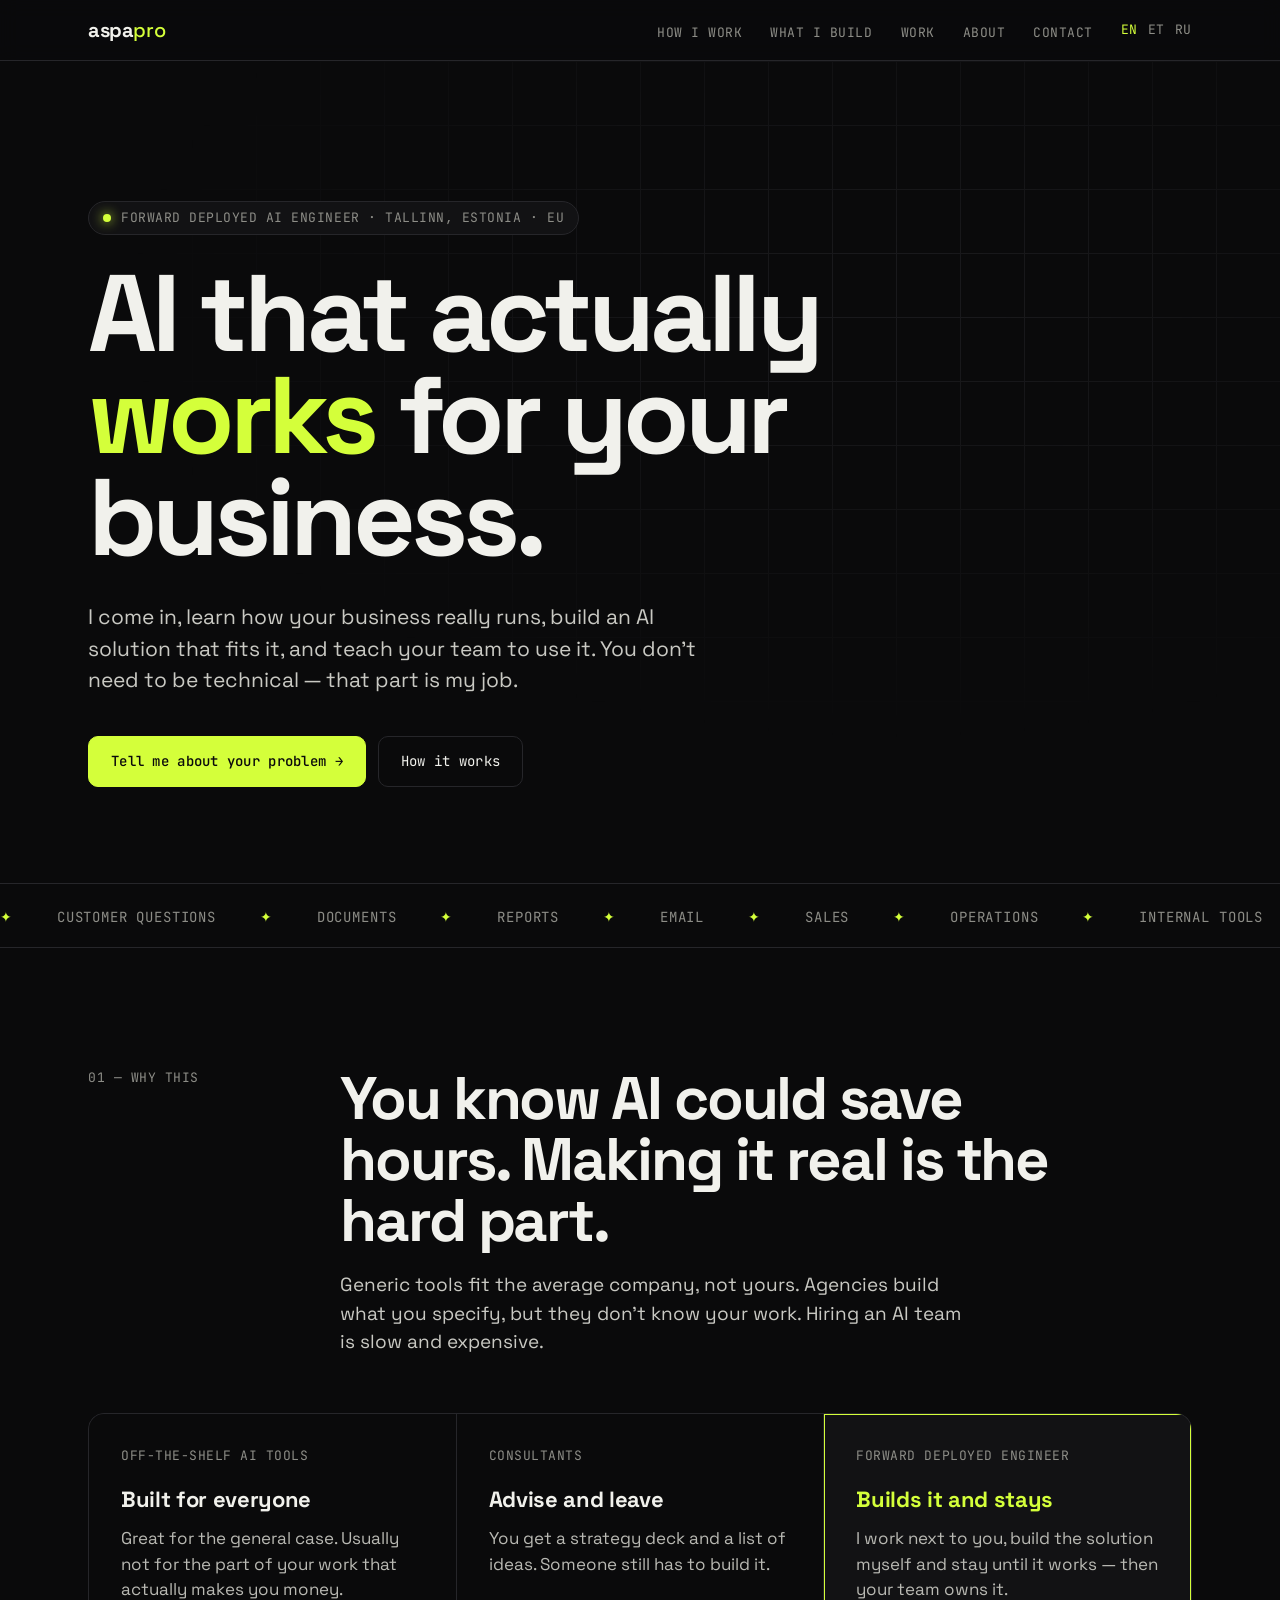
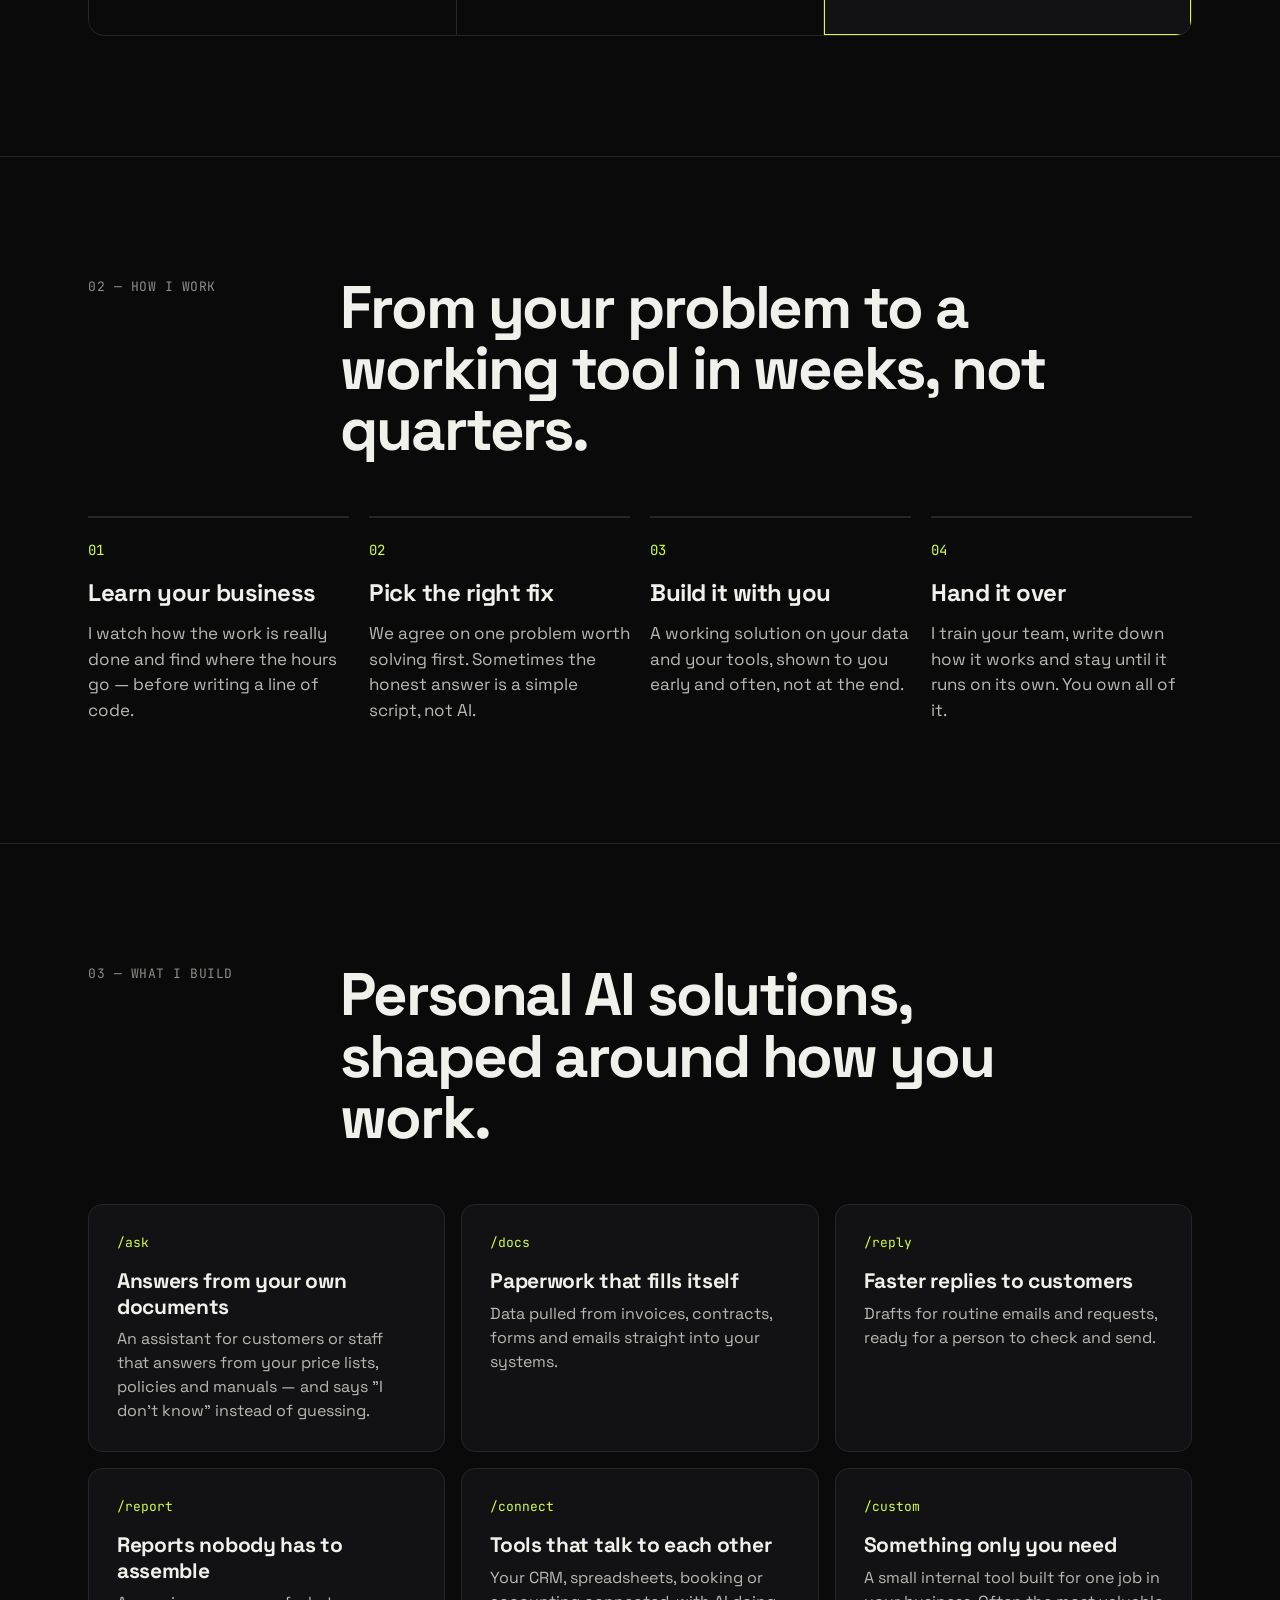
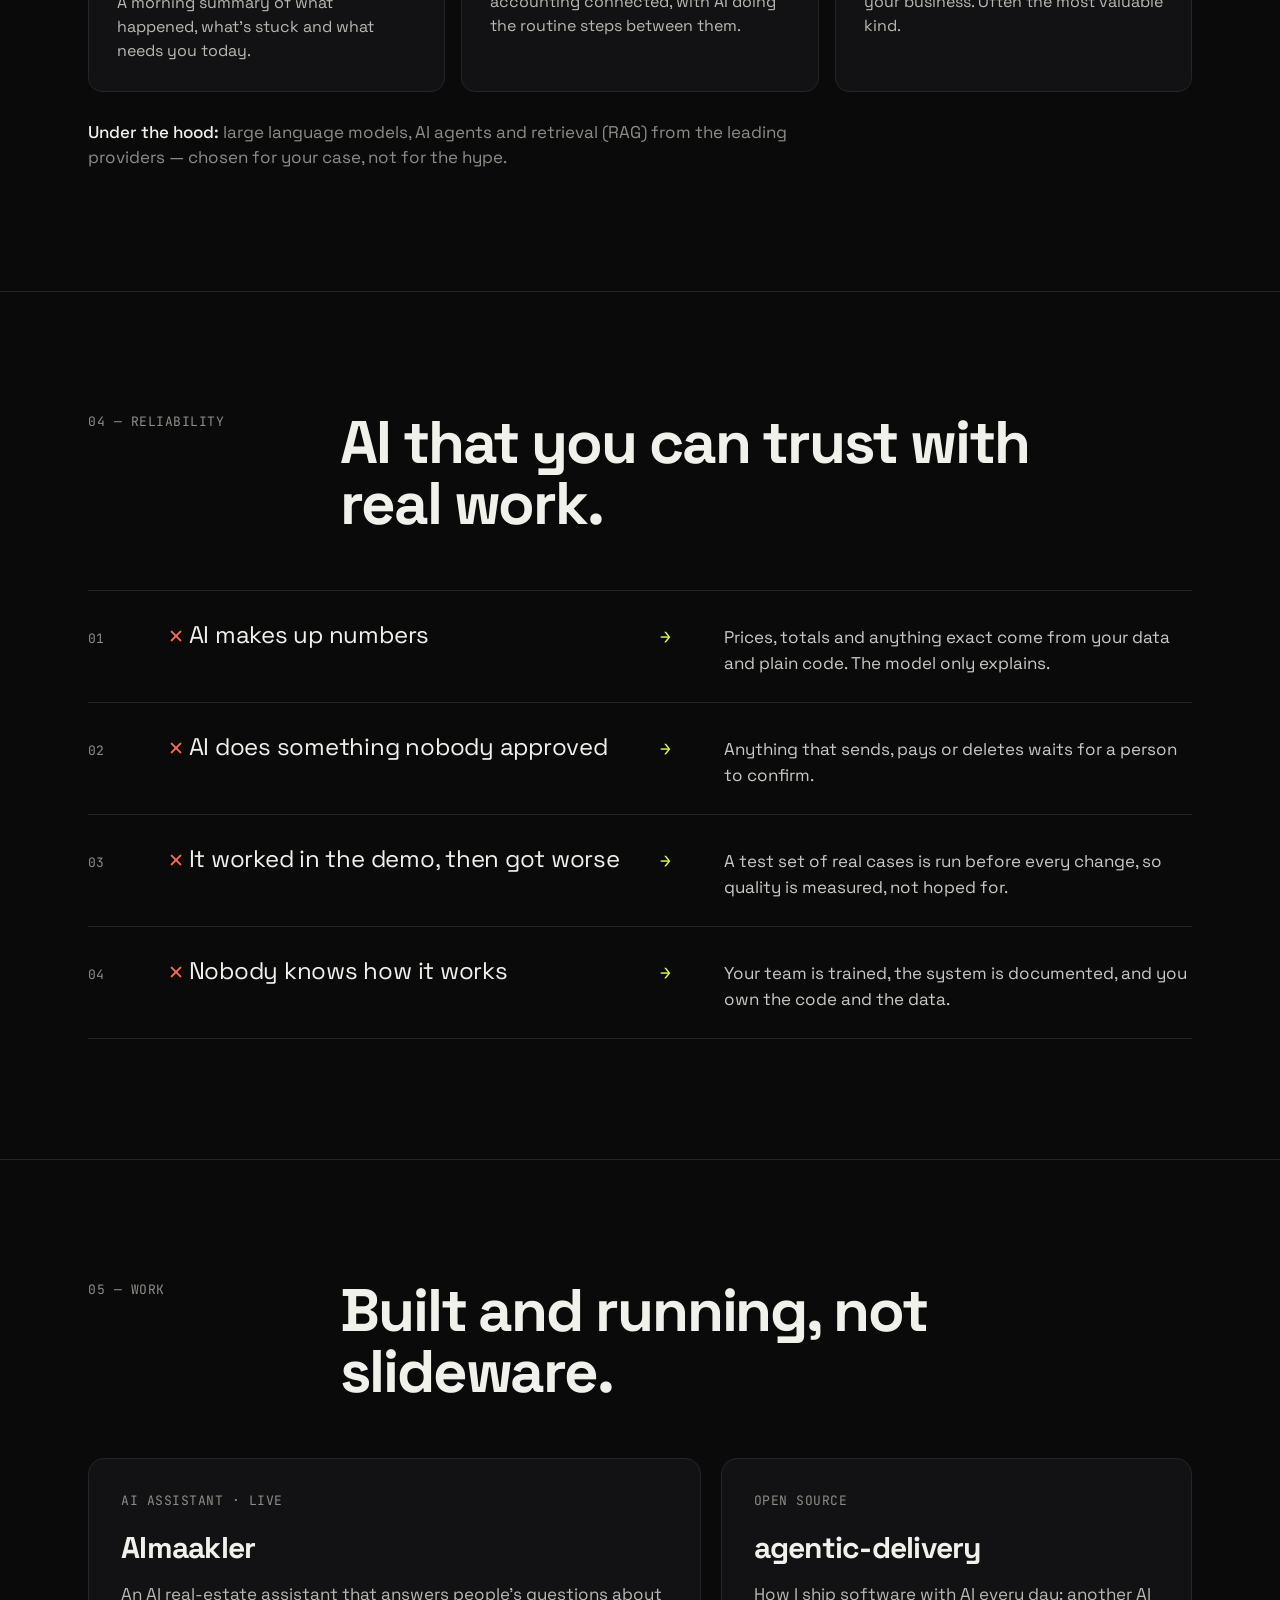
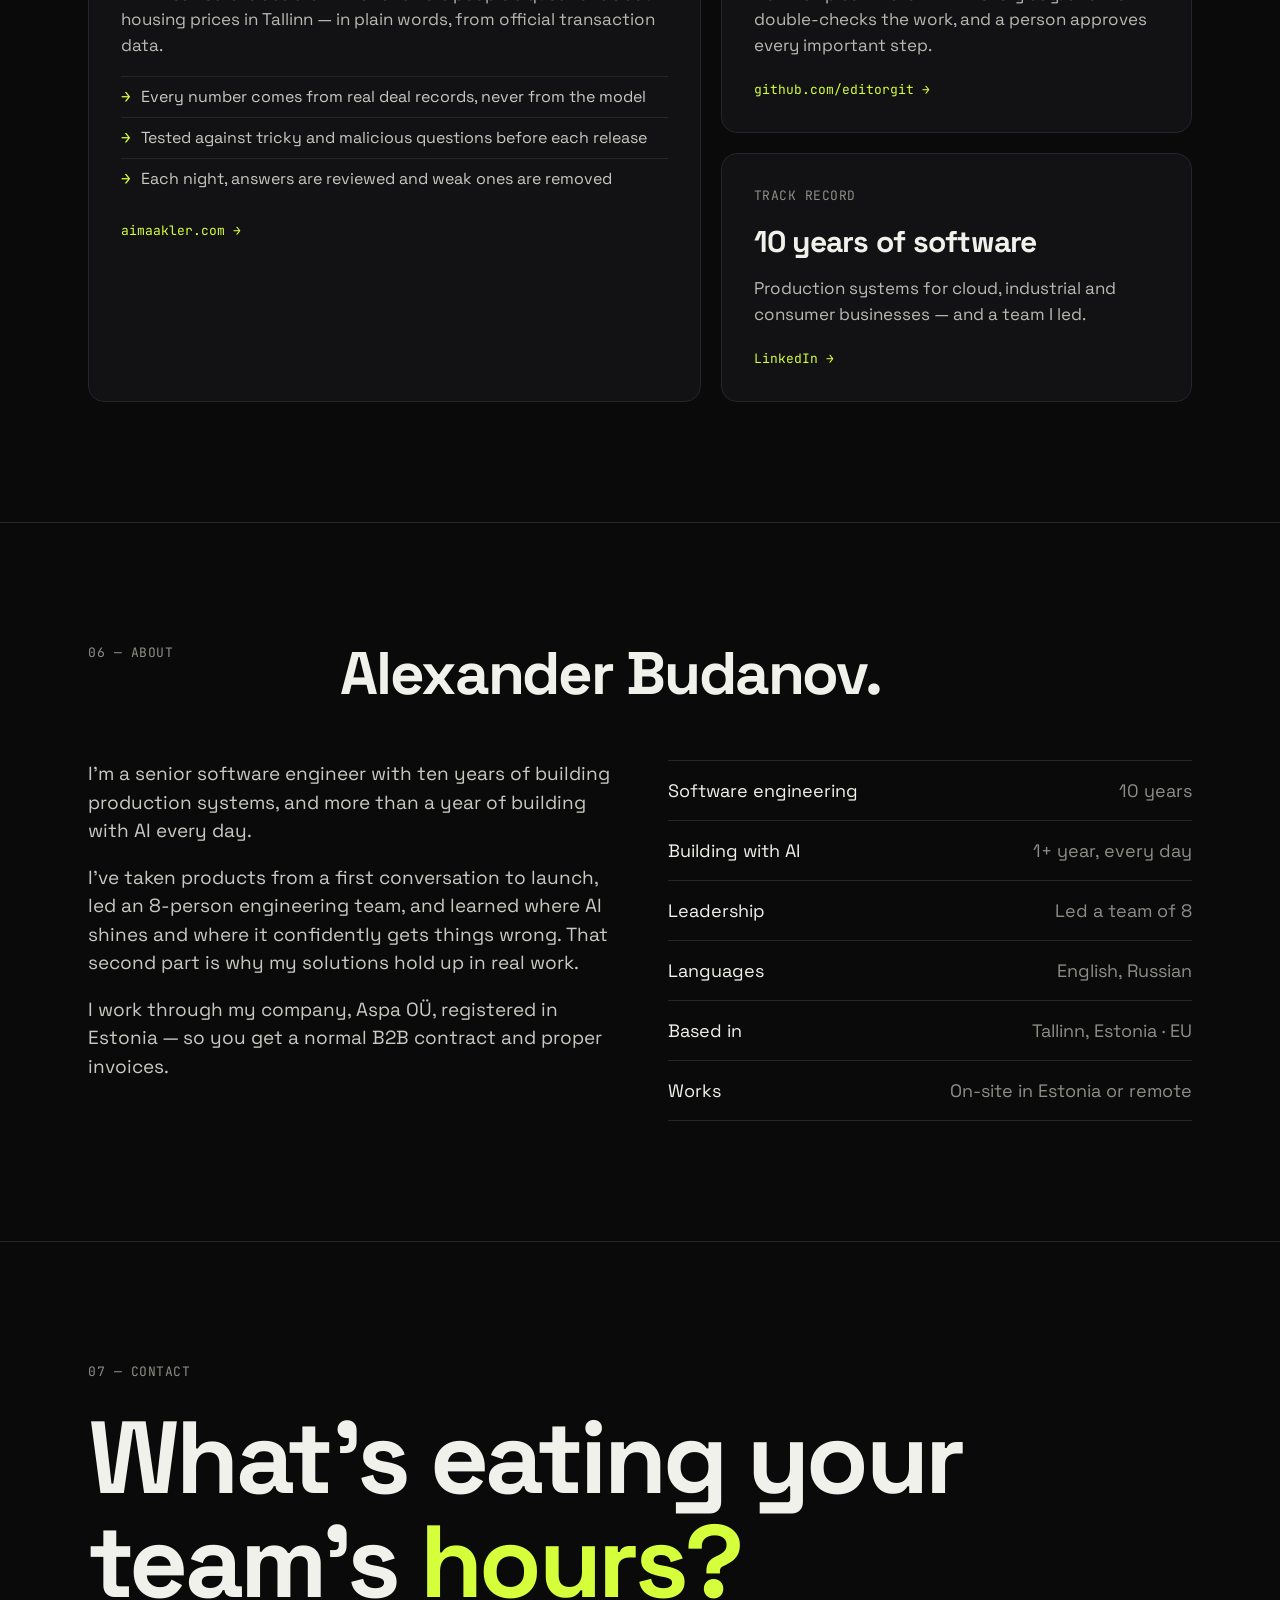
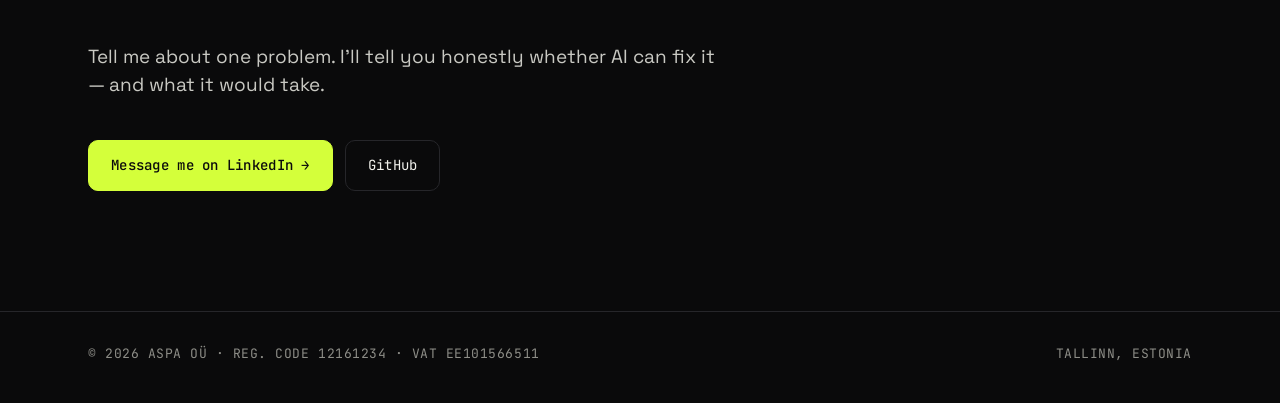
<file: index.html>
<!doctype html>
<html lang="en">
<head>
<meta charset="utf-8">
<meta name="viewport" content="width=device-width, initial-scale=1">
<title>Alexander Budanov — AI for your business</title>
<meta name="description" content="Forward deployed AI engineer in Tallinn, Estonia. I learn how your business runs, build an AI solution that fits it, and teach your team to use it.">
<meta property="og:title" content="Alexander Budanov — AI for your business">
<meta property="og:description" content="AI that works for your business — built with you, handed over to your team. Tallinn, Estonia · EU.">
<meta property="og:url" content="https://aspapro.com/">
<link rel="alternate" hreflang="en" href="https://aspapro.com/">
<link rel="alternate" hreflang="et" href="https://aspapro.com/et/">
<link rel="alternate" hreflang="ru" href="https://aspapro.com/ru/">
<link rel="alternate" hreflang="x-default" href="https://aspapro.com/">
<meta name="theme-color" content="#0a0a0b">
<link rel="icon" href="data:image/svg+xml,%3Csvg xmlns='http://www.w3.org/2000/svg' viewBox='0 0 32 32'%3E%3Crect width='32' height='32' rx='6' fill='%230a0a0b'/%3E%3Cpath d='M8 23 15 9h2l7 14h-3.2l-1.5-3.2h-6.6L11.2 23Z' fill='%23d4ff3a'/%3E%3C/svg%3E">
<link rel="preconnect" href="https://fonts.googleapis.com">
<link rel="preconnect" href="https://fonts.gstatic.com" crossorigin>
<link href="https://fonts.googleapis.com/css2?family=Space+Grotesk:wght@400;500;700&family=Manrope:wght@400;500;700&family=JetBrains+Mono:wght@400;500&display=swap" rel="stylesheet">
<link rel="stylesheet" href="/style.css">
</head>
<body>

<nav>
  <div class="wrap">
    <a class="logo" href="#top" aria-label="aspapro">aspa<span>pro</span></a>
    <div class="nav-right">
    <ul>
      <li><a href="#how">How I work</a></li>
      <li><a href="#what">What I build</a></li>
      <li><a href="#work">Work</a></li>
      <li><a href="#about">About</a></li>
      <li><a href="#contact">Contact</a></li>
    </ul>
    <div class="lang"><a href="/" hreflang="en" aria-current="page">EN</a><a href="/et/" hreflang="et">ET</a><a href="/ru/" hreflang="ru">RU</a></div>
    </div>
  </div>
</nav>

<header class="hero" id="top">
  <div class="wrap">
    <div class="status mono"><i></i>Forward deployed AI engineer · Tallinn, Estonia · EU</div>
    <h1>AI that actually <em>works</em> for your business.</h1>
    <p class="lede">I come in, learn how your business really runs, build an AI solution that fits it, and teach your team to use it. You don't need to be technical — that part is my job.</p>
    <div class="cta">
      <a class="btn primary" href="#contact">Tell me about your problem →</a>
      <a class="btn" href="#how">How it works</a>
    </div>
  </div>
</header>

<div class="marquee" aria-hidden="true">
  <div>
    <span>Customer questions</span><span>Documents</span><span>Reports</span><span>Email</span><span>Sales</span><span>Operations</span><span>Internal tools</span><span>Paperwork</span>
    <span>Customer questions</span><span>Documents</span><span>Reports</span><span>Email</span><span>Sales</span><span>Operations</span><span>Internal tools</span><span>Paperwork</span>
  </div>
</div>

<section id="why">
  <div class="wrap">
    <div class="head">
      <div class="mono">01 — Why this</div>
      <div>
        <h2>You know AI could save hours. Making it real is the hard part.</h2>
        <p class="sub">Generic tools fit the average company, not yours. Agencies build what you specify, but they don't know your work. Hiring an AI team is slow and expensive.</p>
      </div>
    </div>
    <div class="contrast">
      <div>
        <div class="mono">Off-the-shelf AI tools</div>
        <h3>Built for everyone</h3>
        <p>Great for the general case. Usually not for the part of your work that actually makes you money.</p>
      </div>
      <div>
        <div class="mono">Consultants</div>
        <h3>Advise and leave</h3>
        <p>You get a strategy deck and a list of ideas. Someone still has to build it.</p>
      </div>
      <div class="me">
        <div class="mono">Forward deployed engineer</div>
        <h3>Builds it and stays</h3>
        <p>I work next to you, build the solution myself and stay until it works — then your team owns it.</p>
      </div>
    </div>
  </div>
</section>

<section id="how">
  <div class="wrap">
    <div class="head">
      <div class="mono">02 — How I work</div>
      <h2>From your problem to a working tool in weeks, not quarters.</h2>
    </div>
    <div class="steps">
      <div class="step-card">
        <div class="num">01</div>
        <h3>Learn your business</h3>
        <p>I watch how the work is really done and find where the hours go — before writing a line of code.</p>
      </div>
      <div class="step-card">
        <div class="num">02</div>
        <h3>Pick the right fix</h3>
        <p>We agree on one problem worth solving first. Sometimes the honest answer is a simple script, not AI.</p>
      </div>
      <div class="step-card">
        <div class="num">03</div>
        <h3>Build it with you</h3>
        <p>A working solution on your data and your tools, shown to you early and often, not at the end.</p>
      </div>
      <div class="step-card">
        <div class="num">04</div>
        <h3>Hand it over</h3>
        <p>I train your team, write down how it works and stay until it runs on its own. You own all of it.</p>
      </div>
    </div>
  </div>
</section>

<section id="what">
  <div class="wrap">
    <div class="head">
      <div class="mono">03 — What I build</div>
      <h2>Personal AI solutions, shaped around how you work.</h2>
    </div>
    <div class="tiles">
      <div class="tile"><div class="ico">/ask</div><h3>Answers from your own documents</h3><p>An assistant for customers or staff that answers from your price lists, policies and manuals — and says "I don't know" instead of guessing.</p></div>
      <div class="tile"><div class="ico">/docs</div><h3>Paperwork that fills itself</h3><p>Data pulled from invoices, contracts, forms and emails straight into your systems.</p></div>
      <div class="tile"><div class="ico">/reply</div><h3>Faster replies to customers</h3><p>Drafts for routine emails and requests, ready for a person to check and send.</p></div>
      <div class="tile"><div class="ico">/report</div><h3>Reports nobody has to assemble</h3><p>A morning summary of what happened, what's stuck and what needs you today.</p></div>
      <div class="tile"><div class="ico">/connect</div><h3>Tools that talk to each other</h3><p>Your CRM, spreadsheets, booking or accounting connected, with AI doing the routine steps between them.</p></div>
      <div class="tile"><div class="ico">/custom</div><h3>Something only you need</h3><p>A small internal tool built for one job in your business. Often the most valuable kind.</p></div>
    </div>
    <p class="note"><b>Under the hood:</b> large language models, AI agents and retrieval (RAG) from the leading providers — chosen for your case, not for the hype.</p>
  </div>
</section>

<section id="trust">
  <div class="wrap">
    <div class="head">
      <div class="mono">04 — Reliability</div>
      <h2>AI that you can trust with real work.</h2>
    </div>
    <div class="fails">
      <div class="fail"><span class="n">01</span><span class="bad">AI makes up numbers</span><span class="arrow">→</span><span class="good">Prices, totals and anything exact come from your data and plain code. The model only explains.</span></div>
      <div class="fail"><span class="n">02</span><span class="bad">AI does something nobody approved</span><span class="arrow">→</span><span class="good">Anything that sends, pays or deletes waits for a person to confirm.</span></div>
      <div class="fail"><span class="n">03</span><span class="bad">It worked in the demo, then got worse</span><span class="arrow">→</span><span class="good">A test set of real cases is run before every change, so quality is measured, not hoped for.</span></div>
      <div class="fail"><span class="n">04</span><span class="bad">Nobody knows how it works</span><span class="arrow">→</span><span class="good">Your team is trained, the system is documented, and you own the code and the data.</span></div>
    </div>
  </div>
</section>

<section id="work">
  <div class="wrap">
    <div class="head">
      <div class="mono">05 — Work</div>
      <h2>Built and running, not slideware.</h2>
    </div>
    <div class="proof">
      <a class="proj big" href="https://aimaakler.com" target="_blank" rel="noopener">
        <div class="mono">AI assistant · live</div>
        <h3>AImaakler</h3>
        <p>An AI real-estate assistant that answers people's questions about housing prices in Tallinn — in plain words, from official transaction data.</p>
        <ul>
          <li>Every number comes from real deal records, never from the model</li>
          <li>Tested against tricky and malicious questions before each release</li>
          <li>Each night, answers are reviewed and weak ones are removed</li>
        </ul>
        <div class="go">aimaakler.com →</div>
      </a>
      <a class="proj" href="https://github.com/editorgit/agentic-delivery" target="_blank" rel="noopener">
        <div class="mono">Open source</div>
        <h3>agentic-delivery</h3>
        <p>How I ship software with AI every day: another AI double-checks the work, and a person approves every important step.</p>
        <div class="go">github.com/editorgit →</div>
      </a>
      <a class="proj" href="https://www.linkedin.com/in/alexanderbudanov" target="_blank" rel="noopener">
        <div class="mono">Track record</div>
        <h3>10 years of software</h3>
        <p>Production systems for cloud, industrial and consumer businesses — and a team I led.</p>
        <div class="go">LinkedIn →</div>
      </a>
    </div>
  </div>
</section>

<section id="about">
  <div class="wrap">
    <div class="head">
      <div class="mono">06 — About</div>
      <h2>Alexander Budanov.</h2>
    </div>
    <div class="about">
      <div>
        <p>I'm a senior software engineer with ten years of building production systems, and more than a year of building with AI every day.</p>
        <p>I've taken products from a first conversation to launch, led an 8-person engineering team, and learned where AI shines and where it confidently gets things wrong. That second part is why my solutions hold up in real work.</p>
        <p>I work through my company, Aspa OÜ, registered in Estonia — so you get a normal B2B contract and proper invoices.</p>
      </div>
      <ul class="facts">
        <li><span>Software engineering</span><span>10 years</span></li>
        <li><span>Building with AI</span><span>1+ year, every day</span></li>
        <li><span>Leadership</span><span>Led a team of 8</span></li>
        <li><span>Languages</span><span>English, Russian</span></li>
        <li><span>Based in</span><span>Tallinn, Estonia · EU</span></li>
        <li><span>Works</span><span>On-site in Estonia or remote</span></li>
      </ul>
    </div>
  </div>
</section>

<section id="contact" class="contact">
  <div class="wrap">
    <div class="mono">07 — Contact</div>
    <h2>What's eating your team's <span class="accent">hours?</span></h2>
    <p class="sub">Tell me about one problem. I'll tell you honestly whether AI can fix it — and what it would take.</p>
    <div class="cta">
      <a class="btn primary" href="https://www.linkedin.com/in/alexanderbudanov" target="_blank" rel="noopener">Message me on LinkedIn →</a>
      <a class="btn" href="https://github.com/editorgit" target="_blank" rel="noopener">GitHub</a>
    </div>
  </div>
</section>

<footer>
  <div class="wrap mono">
    <span>© 2026 Aspa OÜ · Reg. code 12161234 · VAT EE101566511</span>
    <span>Tallinn, Estonia</span>
  </div>
</footer>

</body>
</html>
</file>
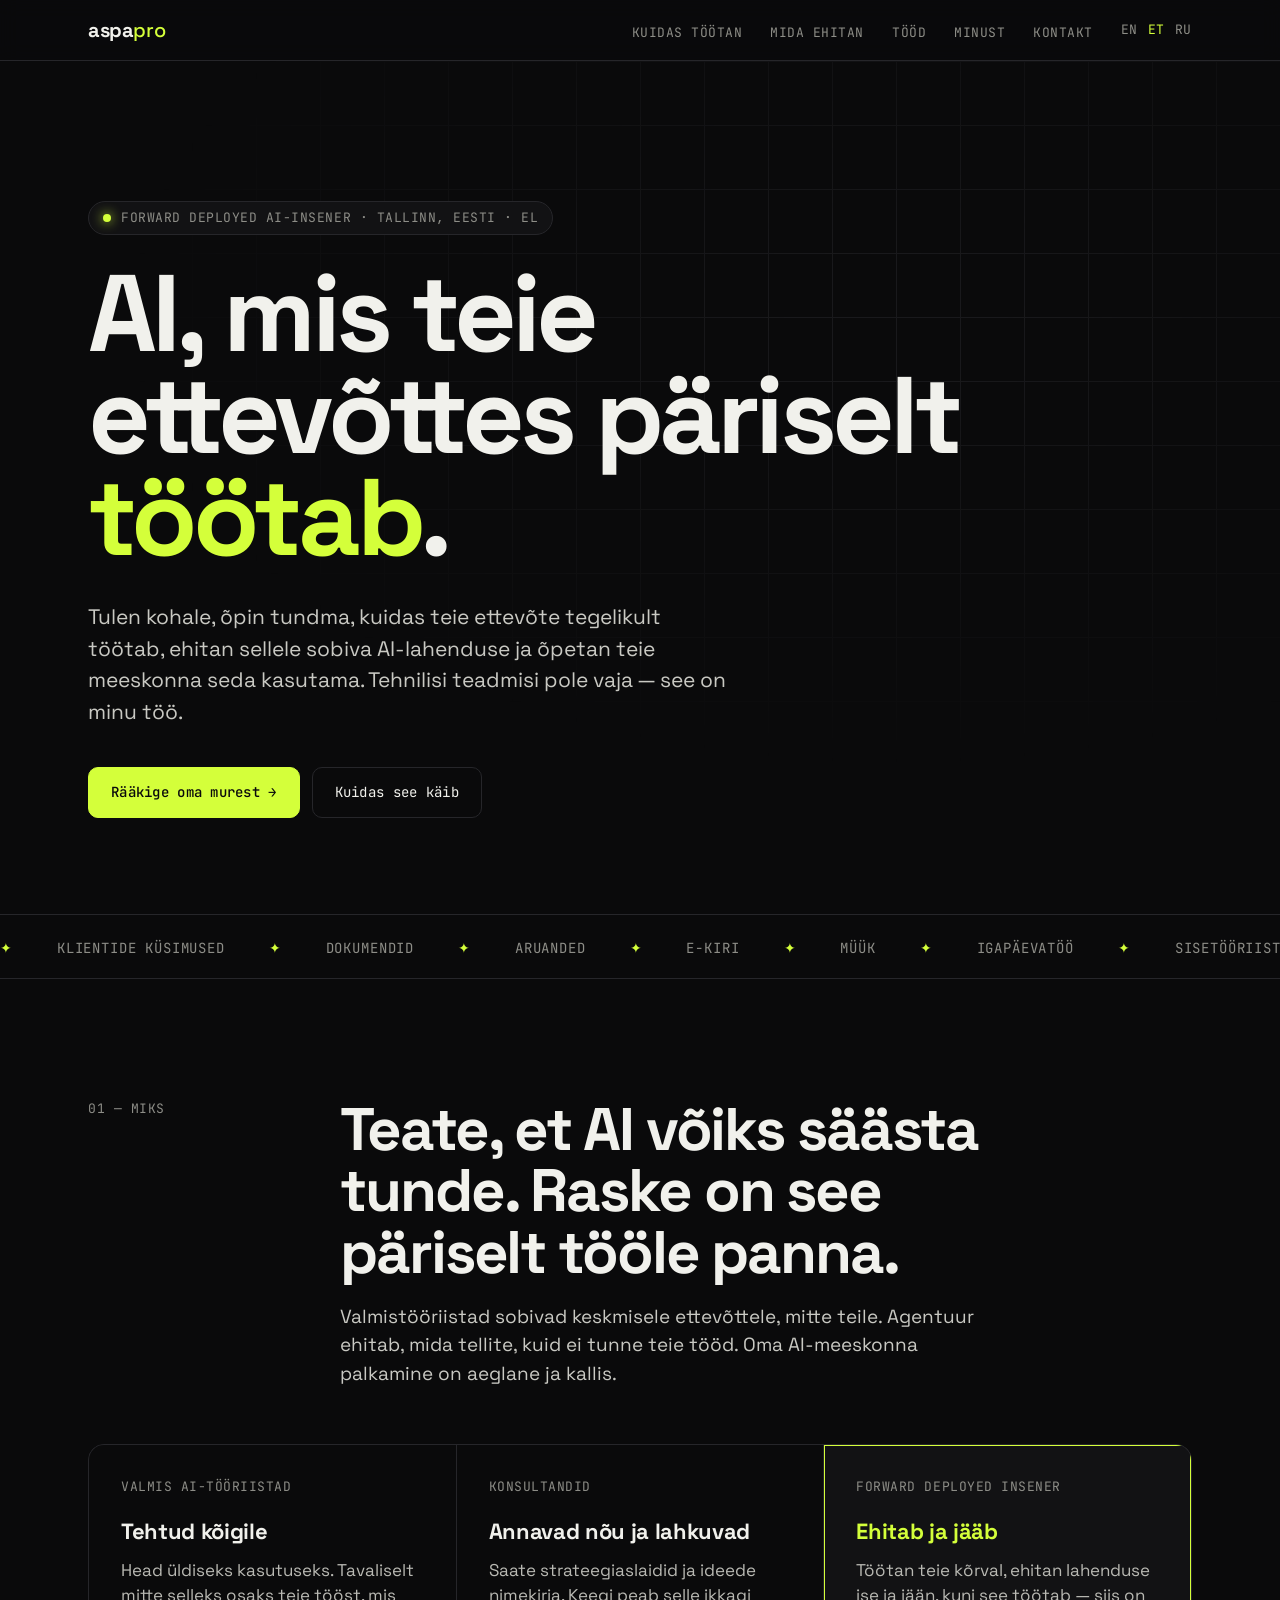
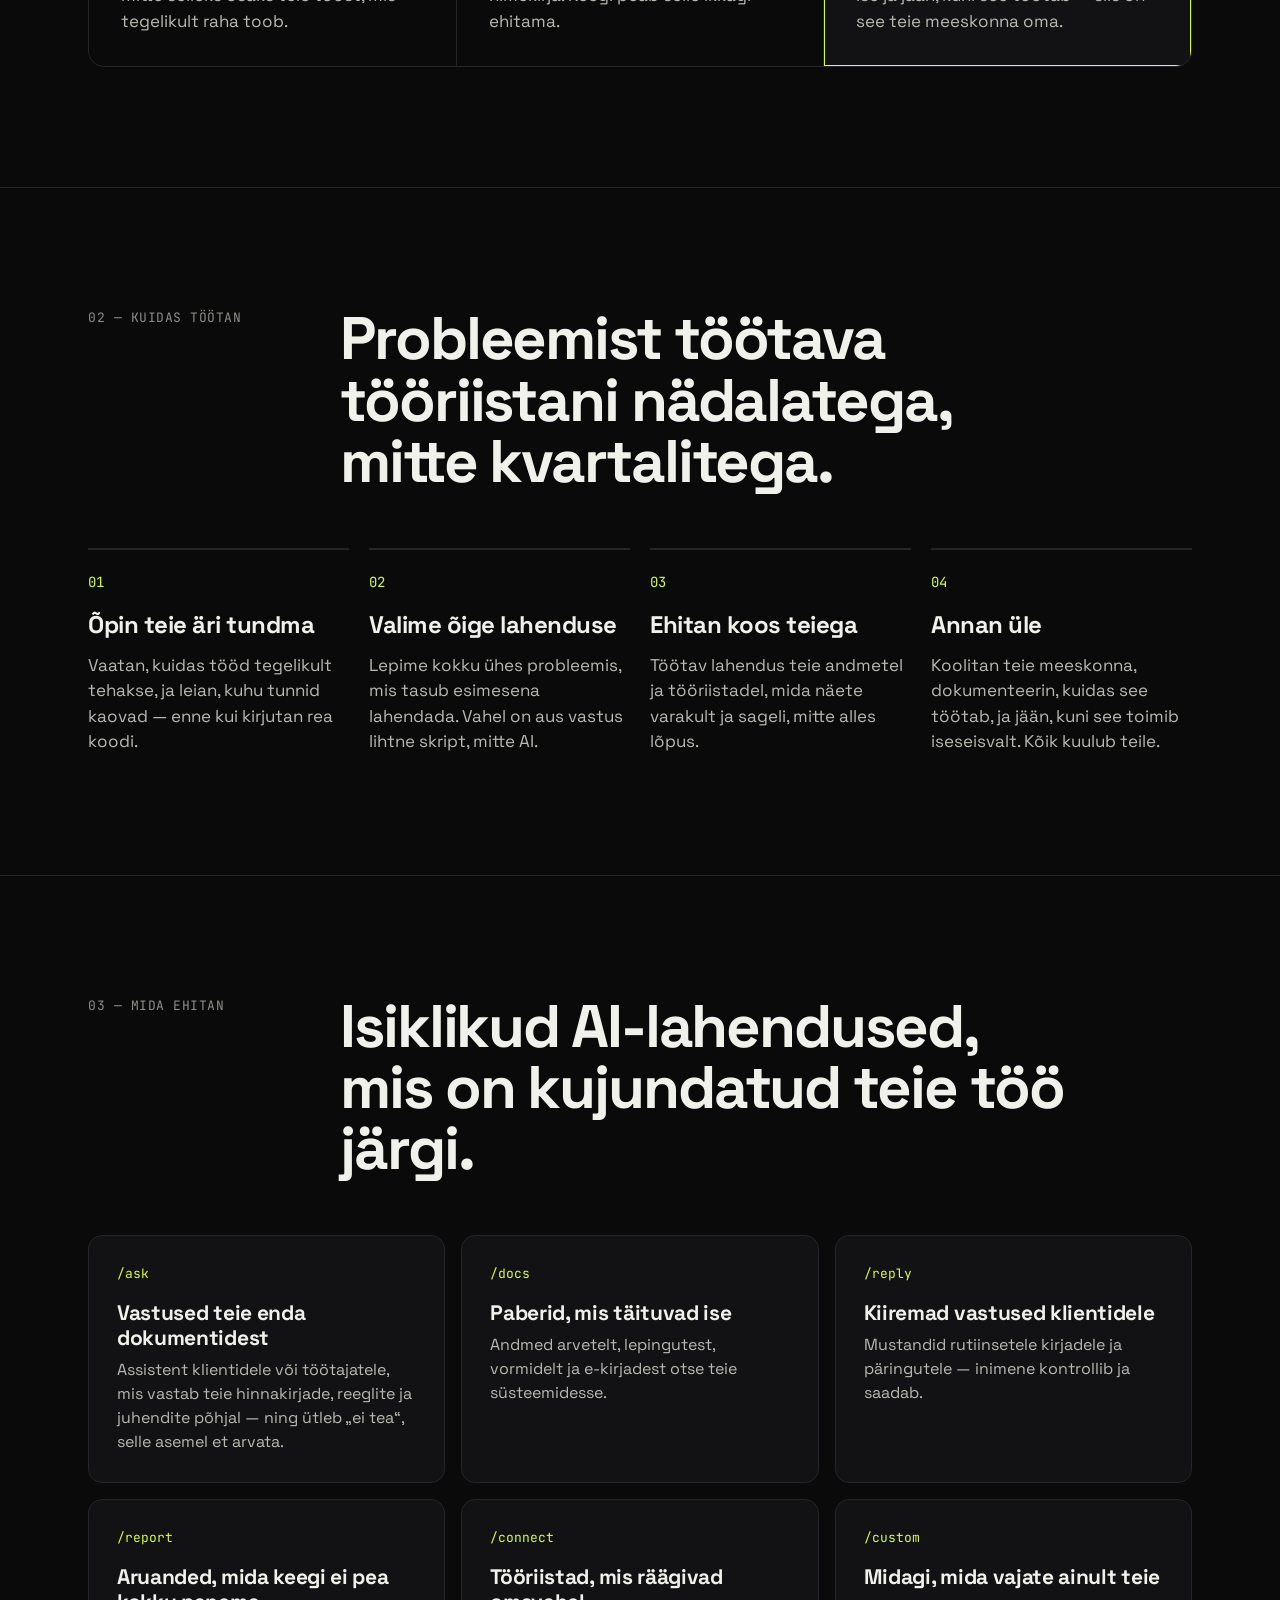
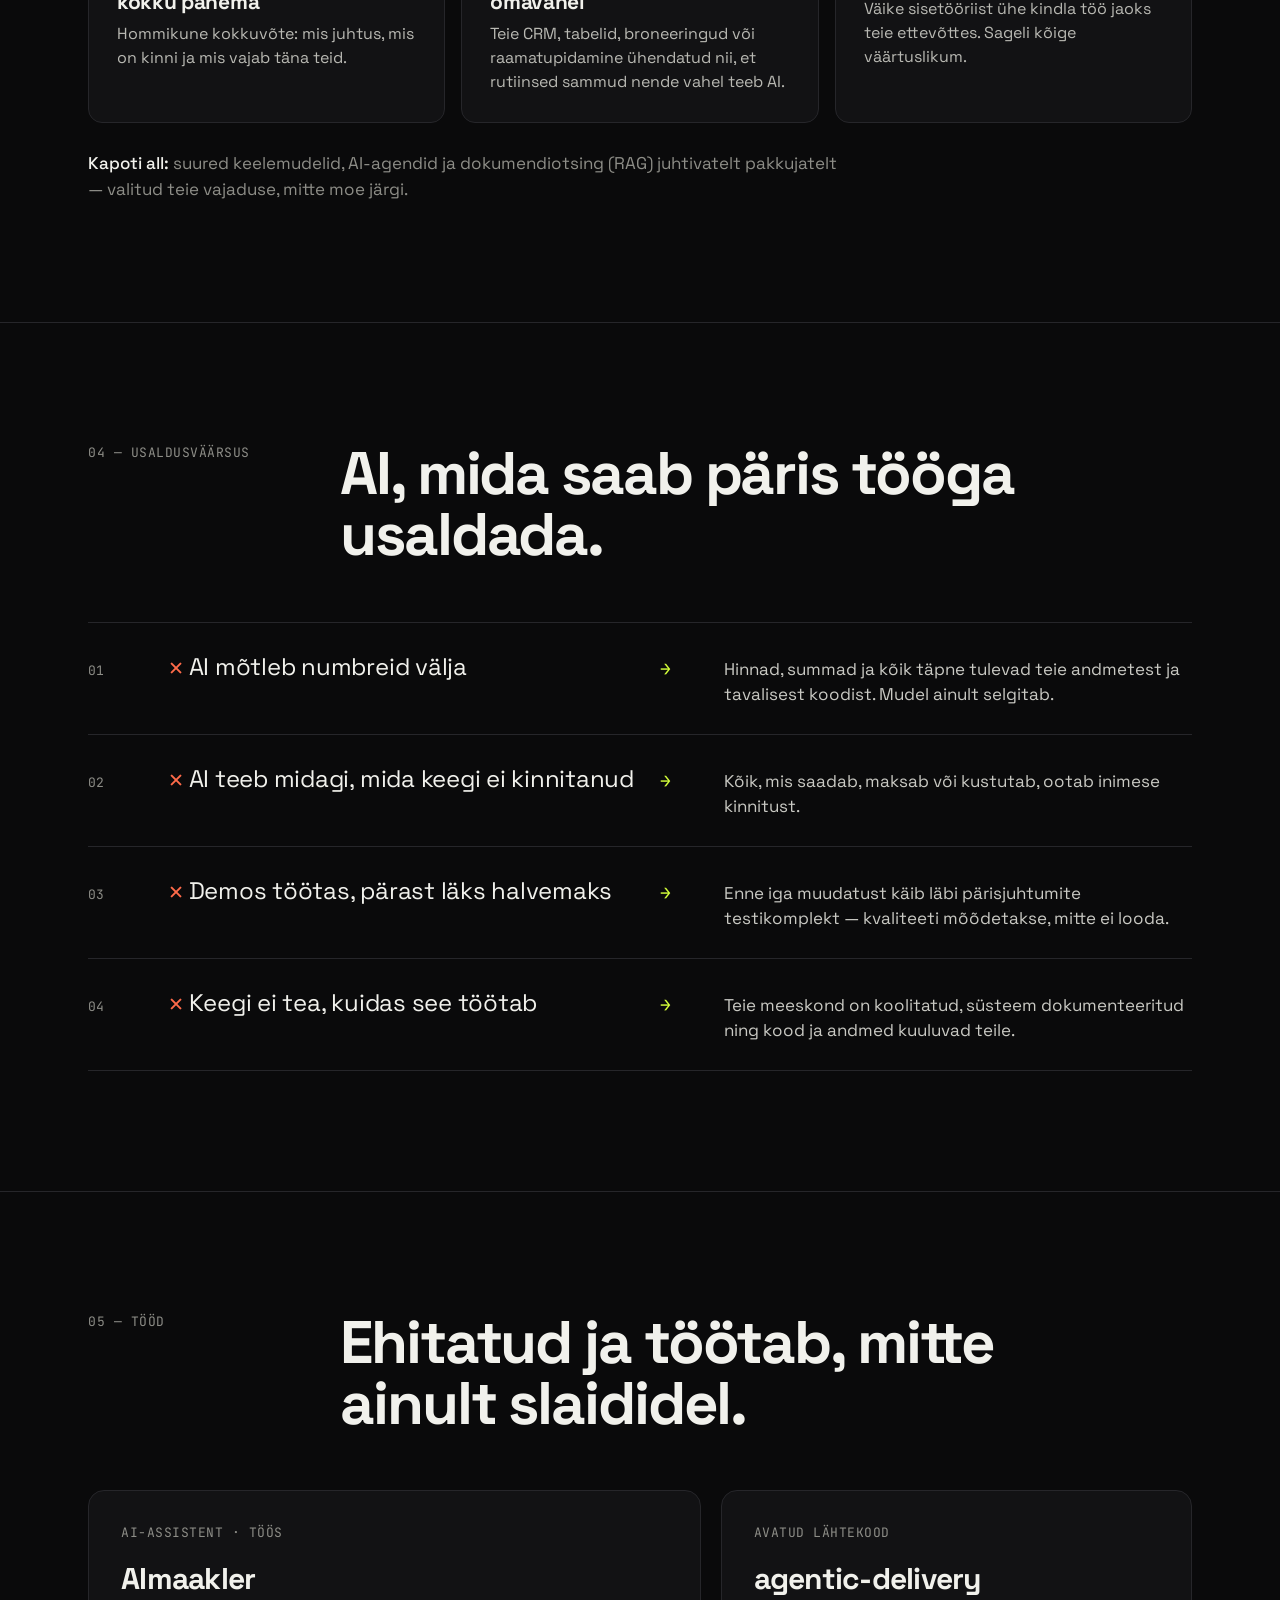
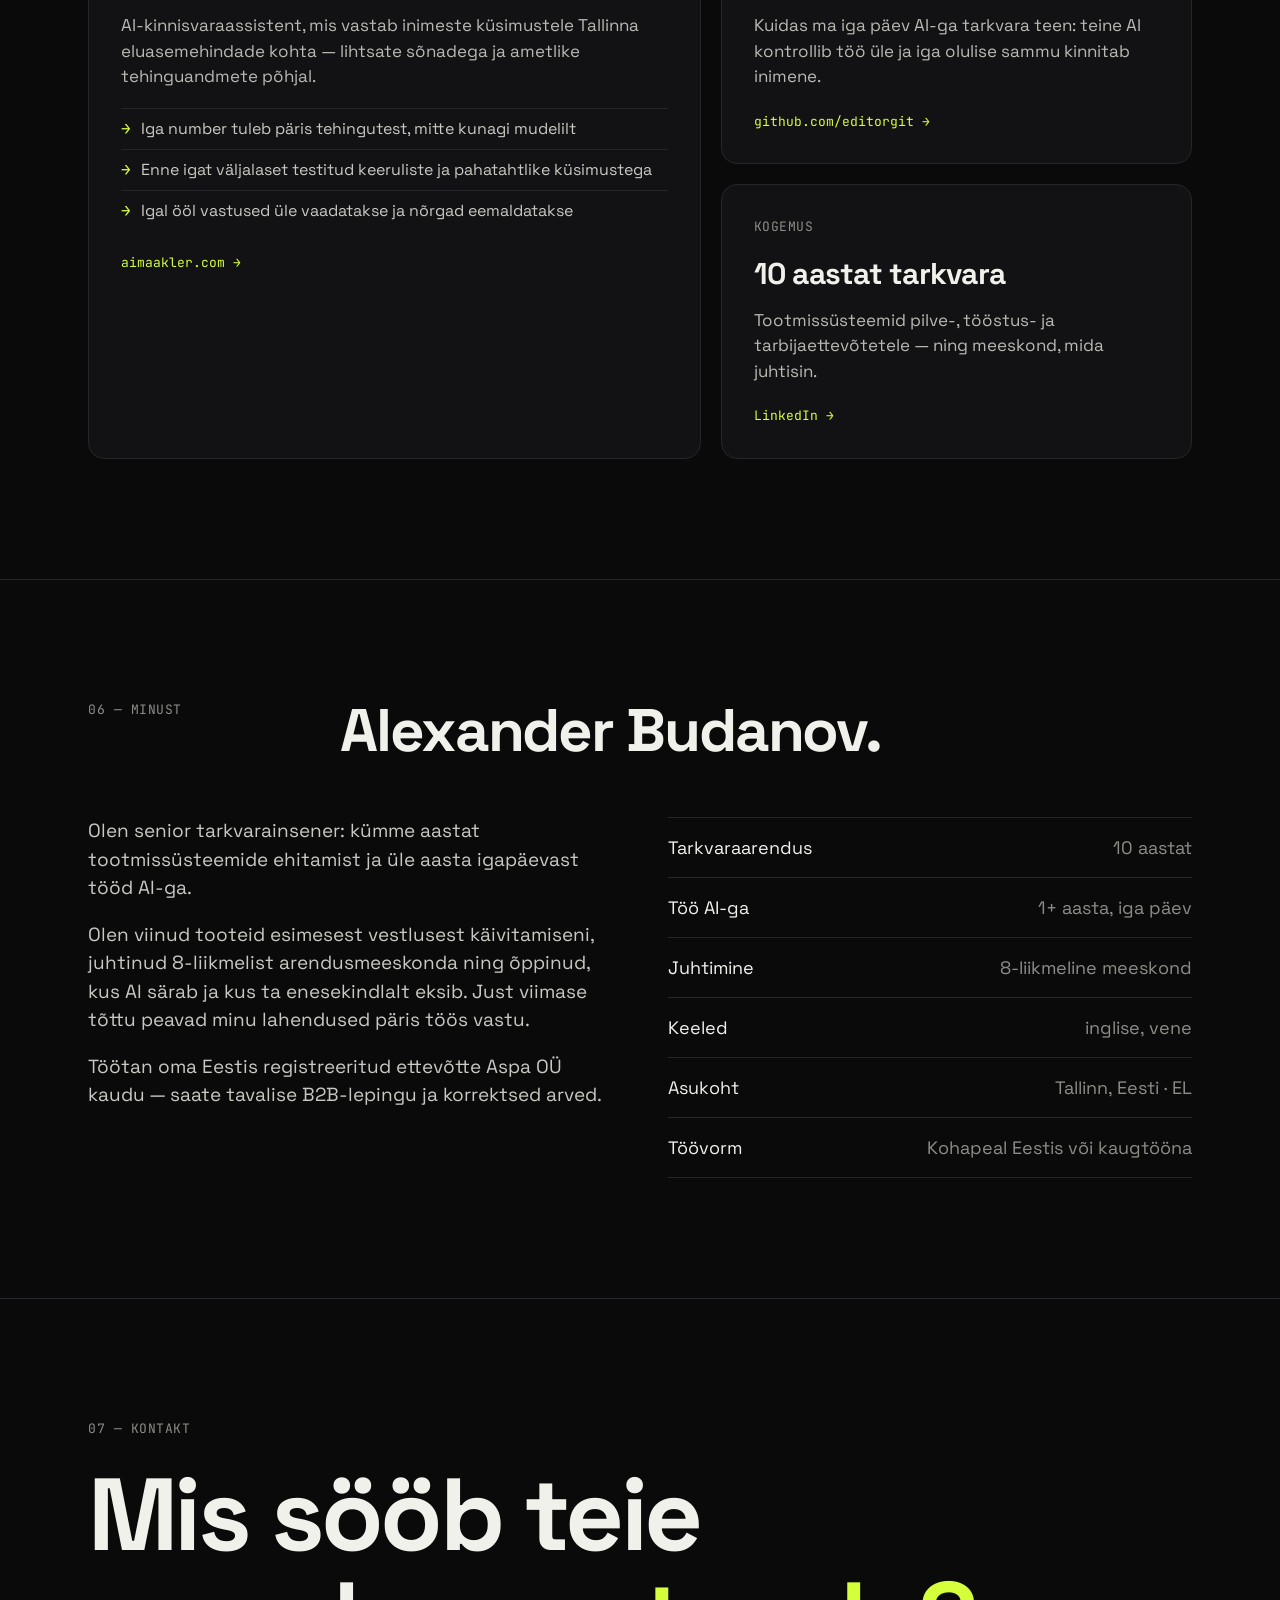
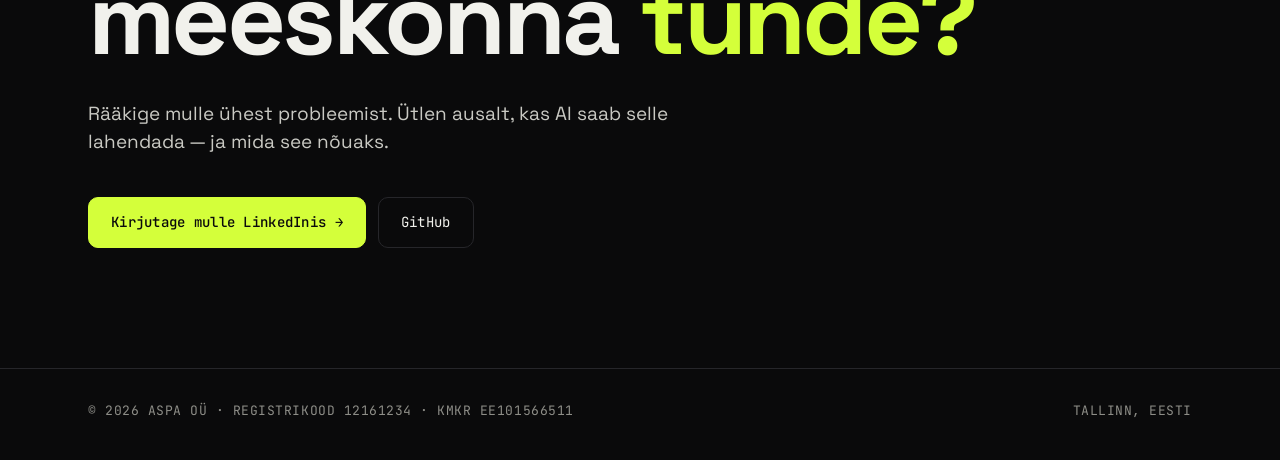
<file: et/index.html>
<!doctype html>
<html lang="et">
<head>
<meta charset="utf-8">
<meta name="viewport" content="width=device-width, initial-scale=1">
<title>Alexander Budanov — tehisintellekt teie ettevõttele</title>
<meta name="description" content="Forward deployed AI-insener Tallinnas. Õpin tundma, kuidas teie ettevõte töötab, ehitan sellele sobiva AI-lahenduse ja õpetan teie meeskonna seda kasutama.">
<meta property="og:title" content="Alexander Budanov — tehisintellekt teie ettevõttele">
<meta property="og:description" content="AI, mis teie ettevõttes päriselt töötab — ehitatud koos teiega ja antud üle teie meeskonnale. Tallinn, Eesti · EL.">
<meta property="og:url" content="https://aspapro.com/et/">
<link rel="alternate" hreflang="en" href="https://aspapro.com/">
<link rel="alternate" hreflang="et" href="https://aspapro.com/et/">
<link rel="alternate" hreflang="ru" href="https://aspapro.com/ru/">
<link rel="alternate" hreflang="x-default" href="https://aspapro.com/">
<meta name="theme-color" content="#0a0a0b">
<link rel="icon" href="data:image/svg+xml,%3Csvg xmlns='http://www.w3.org/2000/svg' viewBox='0 0 32 32'%3E%3Crect width='32' height='32' rx='6' fill='%230a0a0b'/%3E%3Cpath d='M8 23 15 9h2l7 14h-3.2l-1.5-3.2h-6.6L11.2 23Z' fill='%23d4ff3a'/%3E%3C/svg%3E">
<link rel="preconnect" href="https://fonts.googleapis.com">
<link rel="preconnect" href="https://fonts.gstatic.com" crossorigin>
<link href="https://fonts.googleapis.com/css2?family=Space+Grotesk:wght@400;500;700&family=Manrope:wght@400;500;700&family=JetBrains+Mono:wght@400;500&display=swap" rel="stylesheet">
<link rel="stylesheet" href="/style.css">
</head>
<body>

<nav>
  <div class="wrap">
    <a class="logo" href="#top" aria-label="aspapro">aspa<span>pro</span></a>
    <div class="nav-right">
    <ul>
      <li><a href="#how">Kuidas töötan</a></li>
      <li><a href="#what">Mida ehitan</a></li>
      <li><a href="#work">Tööd</a></li>
      <li><a href="#about">Minust</a></li>
      <li><a href="#contact">Kontakt</a></li>
    </ul>
    <div class="lang"><a href="/" hreflang="en">EN</a><a href="/et/" hreflang="et" aria-current="page">ET</a><a href="/ru/" hreflang="ru">RU</a></div>
    </div>
  </div>
</nav>

<header class="hero" id="top">
  <div class="wrap">
    <div class="status mono"><i></i>Forward deployed AI-insener · Tallinn, Eesti · EL</div>
    <h1>AI, mis teie ettevõttes päriselt <em>töötab</em>.</h1>
    <p class="lede">Tulen kohale, õpin tundma, kuidas teie ettevõte tegelikult töötab, ehitan sellele sobiva AI-lahenduse ja õpetan teie meeskonna seda kasutama. Tehnilisi teadmisi pole vaja — see on minu töö.</p>
    <div class="cta">
      <a class="btn primary" href="#contact">Rääkige oma murest →</a>
      <a class="btn" href="#how">Kuidas see käib</a>
    </div>
  </div>
</header>

<div class="marquee" aria-hidden="true">
  <div>
    <span>Klientide küsimused</span><span>Dokumendid</span><span>Aruanded</span><span>E-kiri</span><span>Müük</span><span>Igapäevatöö</span><span>Sisetööriistad</span><span>Paberimajandus</span>
    <span>Klientide küsimused</span><span>Dokumendid</span><span>Aruanded</span><span>E-kiri</span><span>Müük</span><span>Igapäevatöö</span><span>Sisetööriistad</span><span>Paberimajandus</span>
  </div>
</div>

<section id="why">
  <div class="wrap">
    <div class="head">
      <div class="mono">01 — Miks</div>
      <div>
        <h2>Teate, et AI võiks säästa tunde. Raske on see päriselt tööle panna.</h2>
        <p class="sub">Valmistööriistad sobivad keskmisele ettevõttele, mitte teile. Agentuur ehitab, mida tellite, kuid ei tunne teie tööd. Oma AI-meeskonna palkamine on aeglane ja kallis.</p>
      </div>
    </div>
    <div class="contrast">
      <div>
        <div class="mono">Valmis AI-tööriistad</div>
        <h3>Tehtud kõigile</h3>
        <p>Head üldiseks kasutuseks. Tavaliselt mitte selleks osaks teie tööst, mis tegelikult raha toob.</p>
      </div>
      <div>
        <div class="mono">Konsultandid</div>
        <h3>Annavad nõu ja lahkuvad</h3>
        <p>Saate strateegiaslaidid ja ideede nimekirja. Keegi peab selle ikkagi ehitama.</p>
      </div>
      <div class="me">
        <div class="mono">Forward deployed insener</div>
        <h3>Ehitab ja jääb</h3>
        <p>Töötan teie kõrval, ehitan lahenduse ise ja jään, kuni see töötab — siis on see teie meeskonna oma.</p>
      </div>
    </div>
  </div>
</section>

<section id="how">
  <div class="wrap">
    <div class="head">
      <div class="mono">02 — Kuidas töötan</div>
      <h2>Probleemist töötava tööriistani nädalatega, mitte kvartalitega.</h2>
    </div>
    <div class="steps">
      <div class="step-card">
        <div class="num">01</div>
        <h3>Õpin teie äri tundma</h3>
        <p>Vaatan, kuidas tööd tegelikult tehakse, ja leian, kuhu tunnid kaovad — enne kui kirjutan rea koodi.</p>
      </div>
      <div class="step-card">
        <div class="num">02</div>
        <h3>Valime õige lahenduse</h3>
        <p>Lepime kokku ühes probleemis, mis tasub esimesena lahendada. Vahel on aus vastus lihtne skript, mitte AI.</p>
      </div>
      <div class="step-card">
        <div class="num">03</div>
        <h3>Ehitan koos teiega</h3>
        <p>Töötav lahendus teie andmetel ja tööriistadel, mida näete varakult ja sageli, mitte alles lõpus.</p>
      </div>
      <div class="step-card">
        <div class="num">04</div>
        <h3>Annan üle</h3>
        <p>Koolitan teie meeskonna, dokumenteerin, kuidas see töötab, ja jään, kuni see toimib iseseisvalt. Kõik kuulub teile.</p>
      </div>
    </div>
  </div>
</section>

<section id="what">
  <div class="wrap">
    <div class="head">
      <div class="mono">03 — Mida ehitan</div>
      <h2>Isiklikud AI-lahendused, mis on kujundatud teie töö järgi.</h2>
    </div>
    <div class="tiles">
      <div class="tile"><div class="ico">/ask</div><h3>Vastused teie enda dokumentidest</h3><p>Assistent klientidele või töötajatele, mis vastab teie hinnakirjade, reeglite ja juhendite põhjal — ning ütleb „ei tea“, selle asemel et arvata.</p></div>
      <div class="tile"><div class="ico">/docs</div><h3>Paberid, mis täituvad ise</h3><p>Andmed arvetelt, lepingutest, vormidelt ja e-kirjadest otse teie süsteemidesse.</p></div>
      <div class="tile"><div class="ico">/reply</div><h3>Kiiremad vastused klientidele</h3><p>Mustandid rutiinsetele kirjadele ja päringutele — inimene kontrollib ja saadab.</p></div>
      <div class="tile"><div class="ico">/report</div><h3>Aruanded, mida keegi ei pea kokku panema</h3><p>Hommikune kokkuvõte: mis juhtus, mis on kinni ja mis vajab täna teid.</p></div>
      <div class="tile"><div class="ico">/connect</div><h3>Tööriistad, mis räägivad omavahel</h3><p>Teie CRM, tabelid, broneeringud või raamatupidamine ühendatud nii, et rutiinsed sammud nende vahel teeb AI.</p></div>
      <div class="tile"><div class="ico">/custom</div><h3>Midagi, mida vajate ainult teie</h3><p>Väike sisetööriist ühe kindla töö jaoks teie ettevõttes. Sageli kõige väärtuslikum.</p></div>
    </div>
    <p class="note"><b>Kapoti all:</b> suured keelemudelid, AI-agendid ja dokumendiotsing (RAG) juhtivatelt pakkujatelt — valitud teie vajaduse, mitte moe järgi.</p>
  </div>
</section>

<section id="trust">
  <div class="wrap">
    <div class="head">
      <div class="mono">04 — Usaldusväärsus</div>
      <h2>AI, mida saab päris tööga usaldada.</h2>
    </div>
    <div class="fails">
      <div class="fail"><span class="n">01</span><span class="bad">AI mõtleb numbreid välja</span><span class="arrow">→</span><span class="good">Hinnad, summad ja kõik täpne tulevad teie andmetest ja tavalisest koodist. Mudel ainult selgitab.</span></div>
      <div class="fail"><span class="n">02</span><span class="bad">AI teeb midagi, mida keegi ei kinnitanud</span><span class="arrow">→</span><span class="good">Kõik, mis saadab, maksab või kustutab, ootab inimese kinnitust.</span></div>
      <div class="fail"><span class="n">03</span><span class="bad">Demos töötas, pärast läks halvemaks</span><span class="arrow">→</span><span class="good">Enne iga muudatust käib läbi pärisjuhtumite testikomplekt — kvaliteeti mõõdetakse, mitte ei looda.</span></div>
      <div class="fail"><span class="n">04</span><span class="bad">Keegi ei tea, kuidas see töötab</span><span class="arrow">→</span><span class="good">Teie meeskond on koolitatud, süsteem dokumenteeritud ning kood ja andmed kuuluvad teile.</span></div>
    </div>
  </div>
</section>

<section id="work">
  <div class="wrap">
    <div class="head">
      <div class="mono">05 — Tööd</div>
      <h2>Ehitatud ja töötab, mitte ainult slaididel.</h2>
    </div>
    <div class="proof">
      <a class="proj big" href="https://aimaakler.com" target="_blank" rel="noopener">
        <div class="mono">AI-assistent · töös</div>
        <h3>AImaakler</h3>
        <p>AI-kinnisvaraassistent, mis vastab inimeste küsimustele Tallinna eluasemehindade kohta — lihtsate sõnadega ja ametlike tehinguandmete põhjal.</p>
        <ul>
          <li>Iga number tuleb päris tehingutest, mitte kunagi mudelilt</li>
          <li>Enne igat väljalaset testitud keeruliste ja pahatahtlike küsimustega</li>
          <li>Igal ööl vastused üle vaadatakse ja nõrgad eemaldatakse</li>
        </ul>
        <div class="go">aimaakler.com →</div>
      </a>
      <a class="proj" href="https://github.com/editorgit/agentic-delivery" target="_blank" rel="noopener">
        <div class="mono">Avatud lähtekood</div>
        <h3>agentic-delivery</h3>
        <p>Kuidas ma iga päev AI-ga tarkvara teen: teine AI kontrollib töö üle ja iga olulise sammu kinnitab inimene.</p>
        <div class="go">github.com/editorgit →</div>
      </a>
      <a class="proj" href="https://www.linkedin.com/in/alexanderbudanov" target="_blank" rel="noopener">
        <div class="mono">Kogemus</div>
        <h3>10 aastat tarkvara</h3>
        <p>Tootmissüsteemid pilve-, tööstus- ja tarbijaettevõtetele — ning meeskond, mida juhtisin.</p>
        <div class="go">LinkedIn →</div>
      </a>
    </div>
  </div>
</section>

<section id="about">
  <div class="wrap">
    <div class="head">
      <div class="mono">06 — Minust</div>
      <h2>Alexander Budanov.</h2>
    </div>
    <div class="about">
      <div>
        <p>Olen senior tarkvarainsener: kümme aastat tootmissüsteemide ehitamist ja üle aasta igapäevast tööd AI-ga.</p>
        <p>Olen viinud tooteid esimesest vestlusest käivitamiseni, juhtinud 8-liikmelist arendusmeeskonda ning õppinud, kus AI särab ja kus ta enesekindlalt eksib. Just viimase tõttu peavad minu lahendused päris töös vastu.</p>
        <p>Töötan oma Eestis registreeritud ettevõtte Aspa OÜ kaudu — saate tavalise B2B-lepingu ja korrektsed arved.</p>
      </div>
      <ul class="facts">
        <li><span>Tarkvaraarendus</span><span>10 aastat</span></li>
        <li><span>Töö AI-ga</span><span>1+ aasta, iga päev</span></li>
        <li><span>Juhtimine</span><span>8-liikmeline meeskond</span></li>
        <li><span>Keeled</span><span>inglise, vene</span></li>
        <li><span>Asukoht</span><span>Tallinn, Eesti · EL</span></li>
        <li><span>Töövorm</span><span>Kohapeal Eestis või kaugtööna</span></li>
      </ul>
    </div>
  </div>
</section>

<section id="contact" class="contact">
  <div class="wrap">
    <div class="mono">07 — Kontakt</div>
    <h2>Mis sööb teie meeskonna <span class="accent">tunde?</span></h2>
    <p class="sub">Rääkige mulle ühest probleemist. Ütlen ausalt, kas AI saab selle lahendada — ja mida see nõuaks.</p>
    <div class="cta">
      <a class="btn primary" href="https://www.linkedin.com/in/alexanderbudanov" target="_blank" rel="noopener">Kirjutage mulle LinkedInis →</a>
      <a class="btn" href="https://github.com/editorgit" target="_blank" rel="noopener">GitHub</a>
    </div>
  </div>
</section>

<footer>
  <div class="wrap mono">
    <span>© 2026 Aspa OÜ · Registrikood 12161234 · KMKR EE101566511</span>
    <span>Tallinn, Eesti</span>
  </div>
</footer>

</body>
</html>
</file>
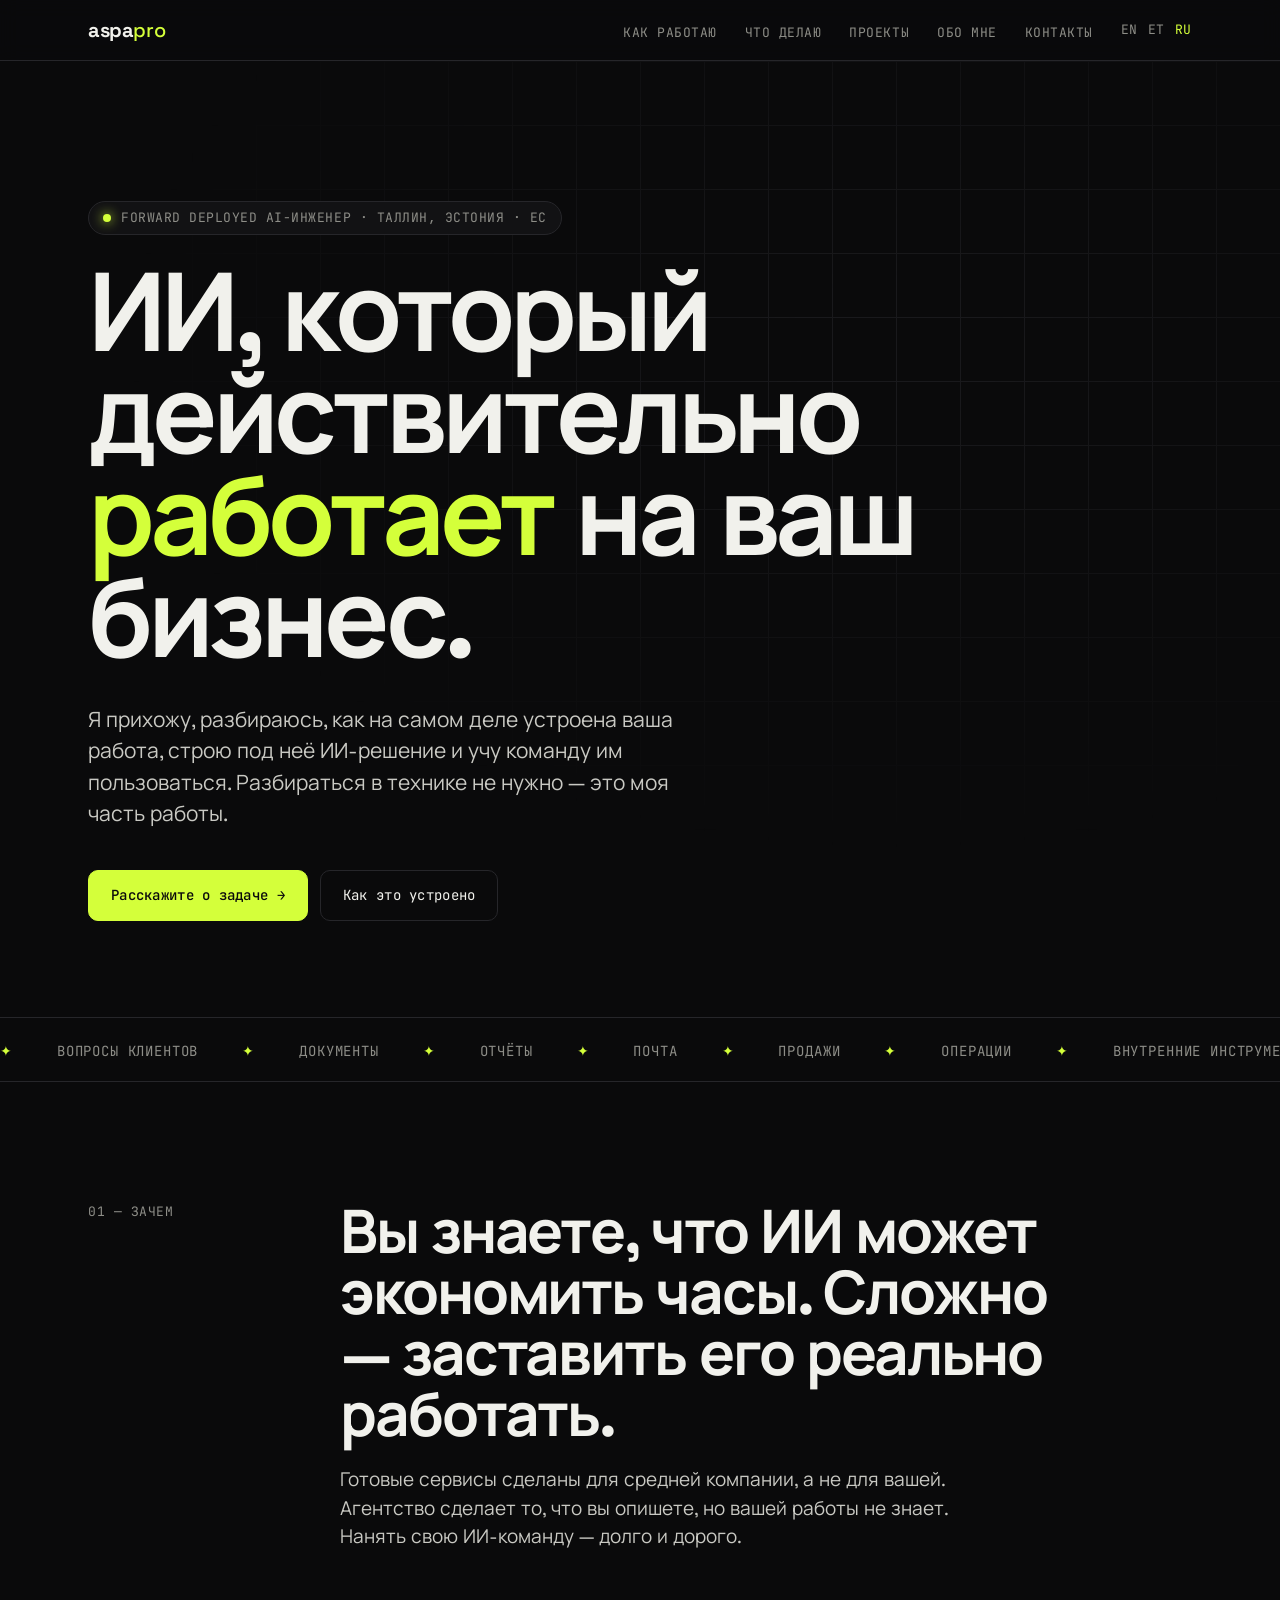
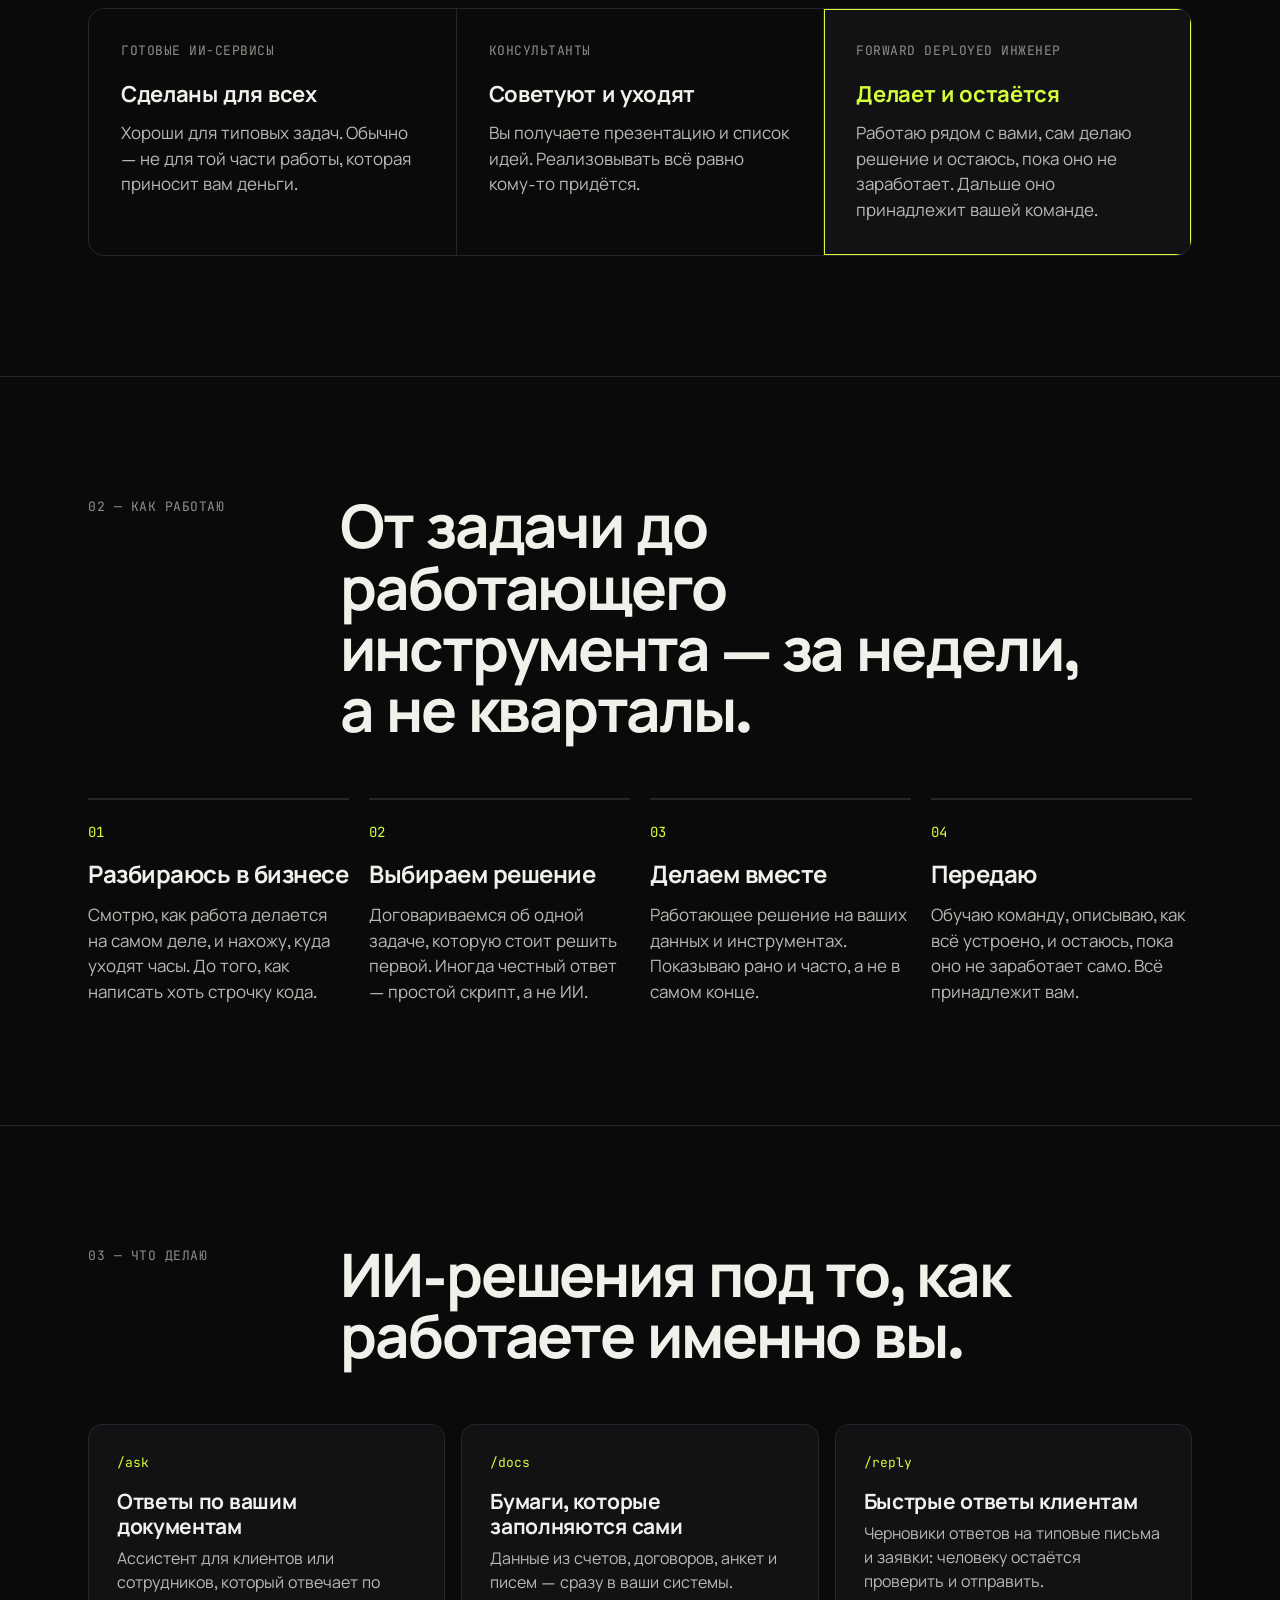
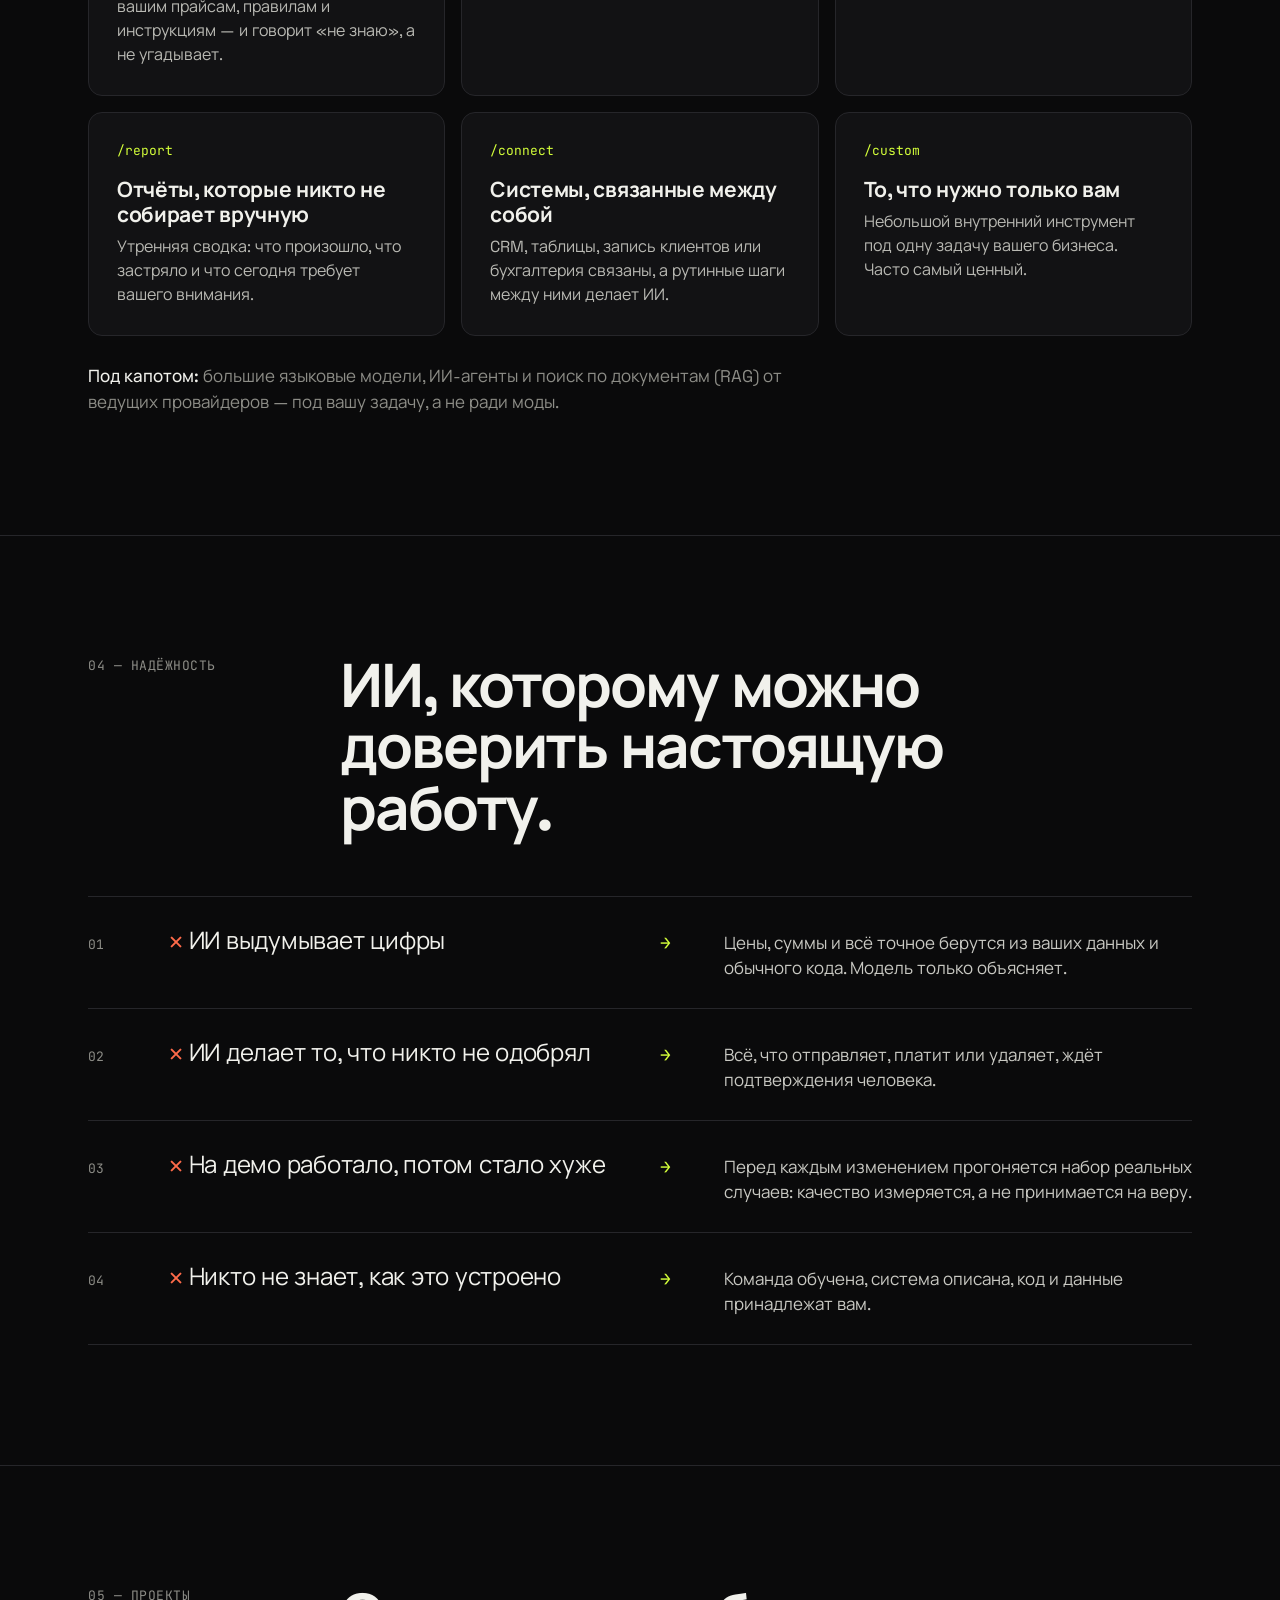
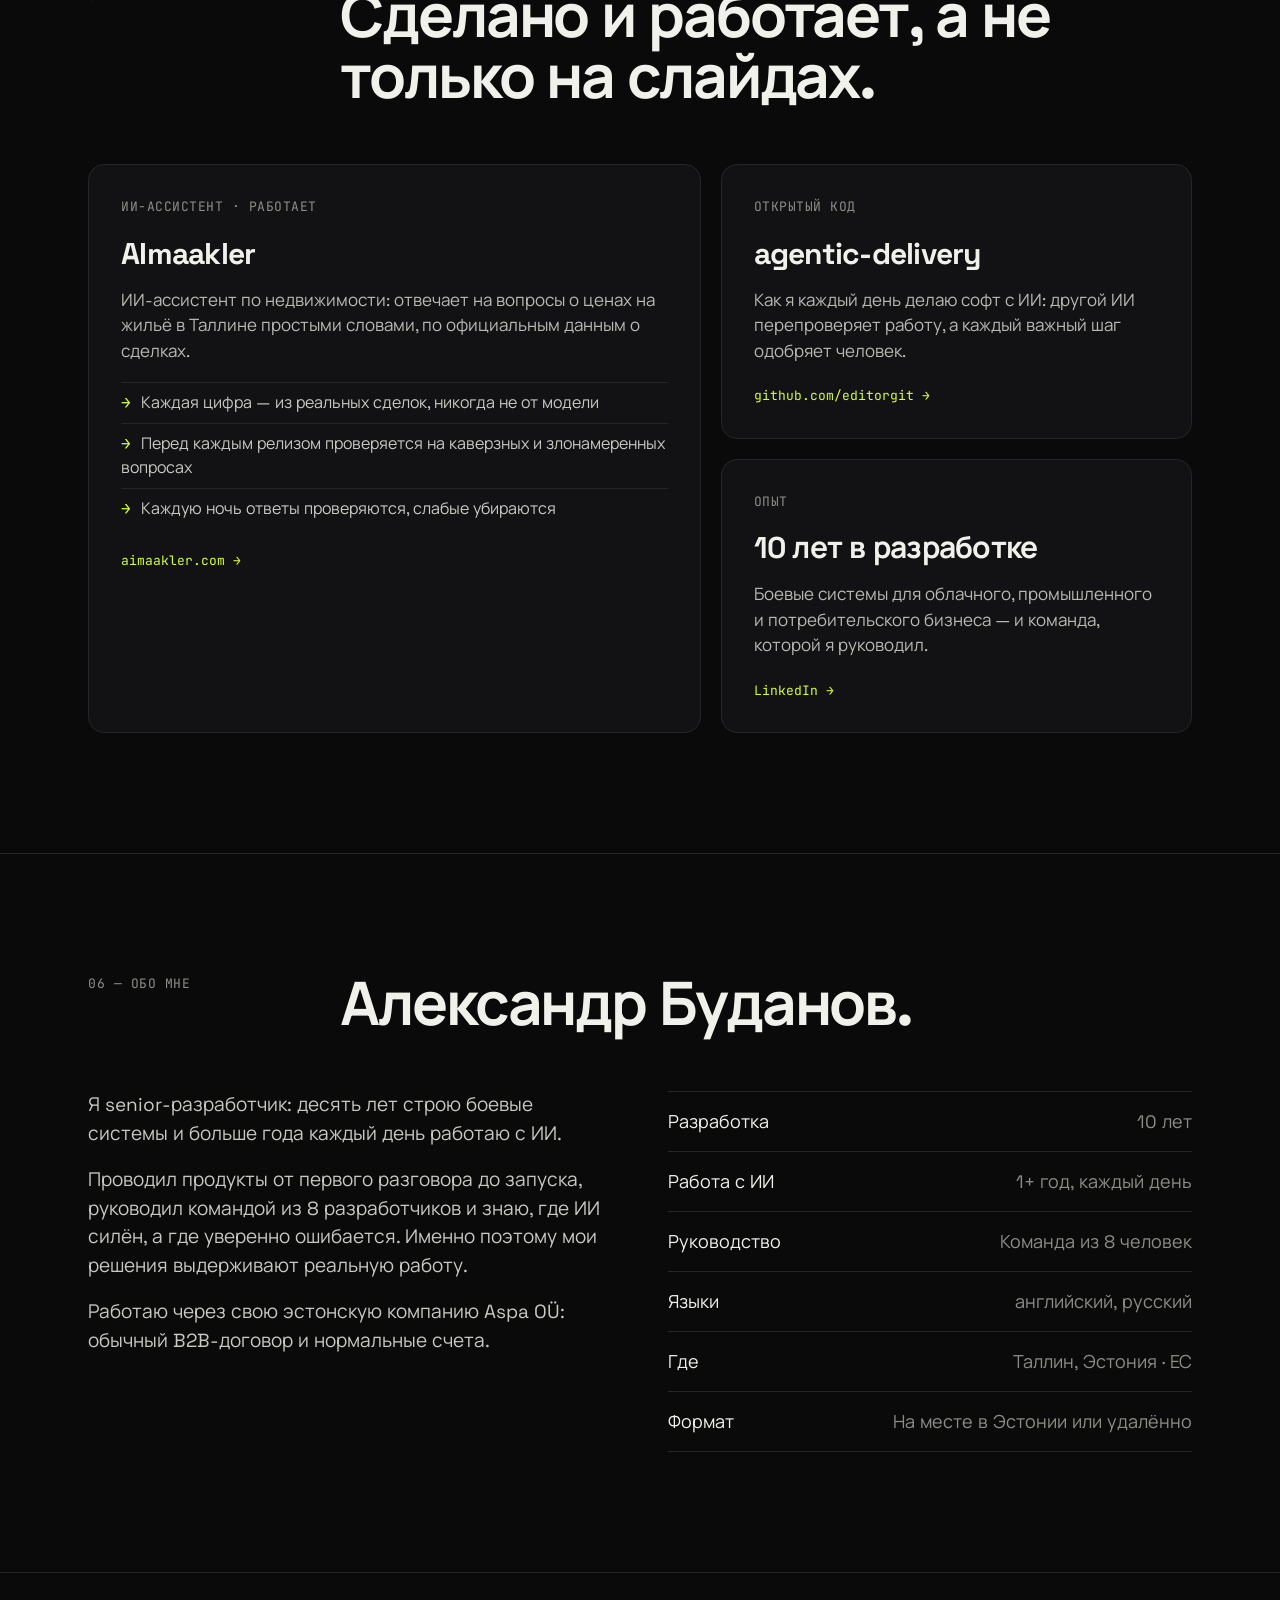
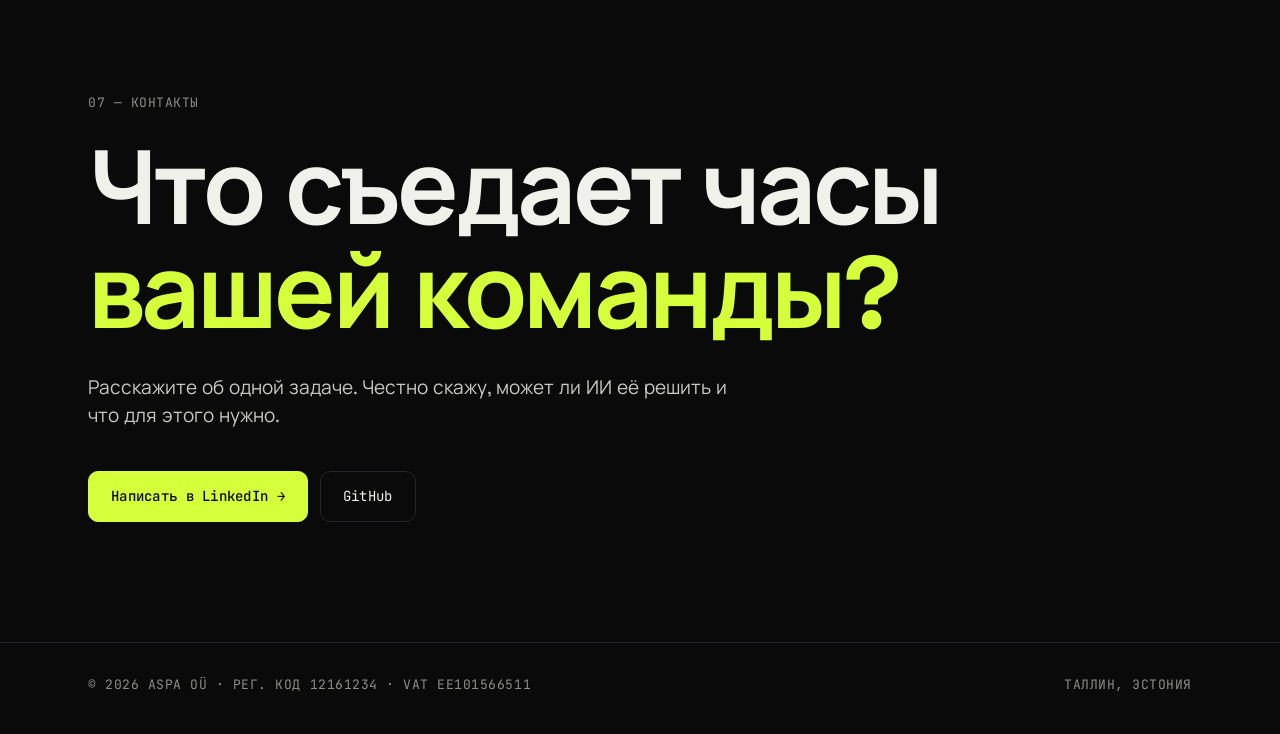
<file: ru/index.html>
<!doctype html>
<html lang="ru">
<head>
<meta charset="utf-8">
<meta name="viewport" content="width=device-width, initial-scale=1">
<title>Александр Буданов — ИИ для вашего бизнеса</title>
<meta name="description" content="Forward deployed AI-инженер в Таллине. Разбираюсь, как устроен ваш бизнес, строю под него ИИ-решение и учу команду им пользоваться.">
<meta property="og:title" content="Александр Буданов — ИИ для вашего бизнеса">
<meta property="og:description" content="ИИ, который работает на ваш бизнес: строим вместе, передаю вашей команде. Таллин, Эстония · ЕС.">
<meta property="og:url" content="https://aspapro.com/ru/">
<link rel="alternate" hreflang="en" href="https://aspapro.com/">
<link rel="alternate" hreflang="et" href="https://aspapro.com/et/">
<link rel="alternate" hreflang="ru" href="https://aspapro.com/ru/">
<link rel="alternate" hreflang="x-default" href="https://aspapro.com/">
<meta name="theme-color" content="#0a0a0b">
<link rel="icon" href="data:image/svg+xml,%3Csvg xmlns='http://www.w3.org/2000/svg' viewBox='0 0 32 32'%3E%3Crect width='32' height='32' rx='6' fill='%230a0a0b'/%3E%3Cpath d='M8 23 15 9h2l7 14h-3.2l-1.5-3.2h-6.6L11.2 23Z' fill='%23d4ff3a'/%3E%3C/svg%3E">
<link rel="preconnect" href="https://fonts.googleapis.com">
<link rel="preconnect" href="https://fonts.gstatic.com" crossorigin>
<link href="https://fonts.googleapis.com/css2?family=Space+Grotesk:wght@400;500;700&family=Manrope:wght@400;500;700&family=JetBrains+Mono:wght@400;500&display=swap" rel="stylesheet">
<link rel="stylesheet" href="/style.css">
</head>
<body>

<nav>
  <div class="wrap">
    <a class="logo" href="#top" aria-label="aspapro">aspa<span>pro</span></a>
    <div class="nav-right">
    <ul>
      <li><a href="#how">Как работаю</a></li>
      <li><a href="#what">Что делаю</a></li>
      <li><a href="#work">Проекты</a></li>
      <li><a href="#about">Обо мне</a></li>
      <li><a href="#contact">Контакты</a></li>
    </ul>
    <div class="lang"><a href="/" hreflang="en">EN</a><a href="/et/" hreflang="et">ET</a><a href="/ru/" hreflang="ru" aria-current="page">RU</a></div>
    </div>
  </div>
</nav>

<header class="hero" id="top">
  <div class="wrap">
    <div class="status mono"><i></i>Forward deployed AI-инженер · Таллин, Эстония · ЕС</div>
    <h1>ИИ, который действительно <em>работает</em> на ваш бизнес.</h1>
    <p class="lede">Я прихожу, разбираюсь, как на самом деле устроена ваша работа, строю под неё ИИ-решение и учу команду им пользоваться. Разбираться в технике не нужно — это моя часть работы.</p>
    <div class="cta">
      <a class="btn primary" href="#contact">Расскажите о задаче →</a>
      <a class="btn" href="#how">Как это устроено</a>
    </div>
  </div>
</header>

<div class="marquee" aria-hidden="true">
  <div>
    <span>Вопросы клиентов</span><span>Документы</span><span>Отчёты</span><span>Почта</span><span>Продажи</span><span>Операции</span><span>Внутренние инструменты</span><span>Бумажная работа</span>
    <span>Вопросы клиентов</span><span>Документы</span><span>Отчёты</span><span>Почта</span><span>Продажи</span><span>Операции</span><span>Внутренние инструменты</span><span>Бумажная работа</span>
  </div>
</div>

<section id="why">
  <div class="wrap">
    <div class="head">
      <div class="mono">01 — Зачем</div>
      <div>
        <h2>Вы знаете, что ИИ может экономить часы. Сложно — заставить его реально работать.</h2>
        <p class="sub">Готовые сервисы сделаны для средней компании, а не для вашей. Агентство сделает то, что вы опишете, но вашей работы не знает. Нанять свою ИИ-команду — долго и дорого.</p>
      </div>
    </div>
    <div class="contrast">
      <div>
        <div class="mono">Готовые ИИ-сервисы</div>
        <h3>Сделаны для всех</h3>
        <p>Хороши для типовых задач. Обычно — не для той части работы, которая приносит вам деньги.</p>
      </div>
      <div>
        <div class="mono">Консультанты</div>
        <h3>Советуют и уходят</h3>
        <p>Вы получаете презентацию и список идей. Реализовывать всё равно кому-то придётся.</p>
      </div>
      <div class="me">
        <div class="mono">Forward deployed инженер</div>
        <h3>Делает и остаётся</h3>
        <p>Работаю рядом с вами, сам делаю решение и остаюсь, пока оно не заработает. Дальше оно принадлежит вашей команде.</p>
      </div>
    </div>
  </div>
</section>

<section id="how">
  <div class="wrap">
    <div class="head">
      <div class="mono">02 — Как работаю</div>
      <h2>От задачи до работающего инструмента — за недели, а не кварталы.</h2>
    </div>
    <div class="steps">
      <div class="step-card">
        <div class="num">01</div>
        <h3>Разбираюсь в бизнесе</h3>
        <p>Смотрю, как работа делается на самом деле, и нахожу, куда уходят часы. До того, как написать хоть строчку кода.</p>
      </div>
      <div class="step-card">
        <div class="num">02</div>
        <h3>Выбираем решение</h3>
        <p>Договариваемся об одной задаче, которую стоит решить первой. Иногда честный ответ — простой скрипт, а не ИИ.</p>
      </div>
      <div class="step-card">
        <div class="num">03</div>
        <h3>Делаем вместе</h3>
        <p>Работающее решение на ваших данных и инструментах. Показываю рано и часто, а не в самом конце.</p>
      </div>
      <div class="step-card">
        <div class="num">04</div>
        <h3>Передаю</h3>
        <p>Обучаю команду, описываю, как всё устроено, и остаюсь, пока оно не заработает само. Всё принадлежит вам.</p>
      </div>
    </div>
  </div>
</section>

<section id="what">
  <div class="wrap">
    <div class="head">
      <div class="mono">03 — Что делаю</div>
      <h2>ИИ-решения под то, как работаете именно вы.</h2>
    </div>
    <div class="tiles">
      <div class="tile"><div class="ico">/ask</div><h3>Ответы по вашим документам</h3><p>Ассистент для клиентов или сотрудников, который отвечает по вашим прайсам, правилам и инструкциям — и говорит «не знаю», а не угадывает.</p></div>
      <div class="tile"><div class="ico">/docs</div><h3>Бумаги, которые заполняются сами</h3><p>Данные из счетов, договоров, анкет и писем — сразу в ваши системы.</p></div>
      <div class="tile"><div class="ico">/reply</div><h3>Быстрые ответы клиентам</h3><p>Черновики ответов на типовые письма и заявки: человеку остаётся проверить и отправить.</p></div>
      <div class="tile"><div class="ico">/report</div><h3>Отчёты, которые никто не собирает вручную</h3><p>Утренняя сводка: что произошло, что застряло и что сегодня требует вашего внимания.</p></div>
      <div class="tile"><div class="ico">/connect</div><h3>Системы, связанные между собой</h3><p>CRM, таблицы, запись клиентов или бухгалтерия связаны, а рутинные шаги между ними делает ИИ.</p></div>
      <div class="tile"><div class="ico">/custom</div><h3>То, что нужно только вам</h3><p>Небольшой внутренний инструмент под одну задачу вашего бизнеса. Часто самый ценный.</p></div>
    </div>
    <p class="note"><b>Под капотом:</b> большие языковые модели, ИИ-агенты и поиск по документам (RAG) от ведущих провайдеров — под вашу задачу, а не ради моды.</p>
  </div>
</section>

<section id="trust">
  <div class="wrap">
    <div class="head">
      <div class="mono">04 — Надёжность</div>
      <h2>ИИ, которому можно доверить настоящую работу.</h2>
    </div>
    <div class="fails">
      <div class="fail"><span class="n">01</span><span class="bad">ИИ выдумывает цифры</span><span class="arrow">→</span><span class="good">Цены, суммы и всё точное берутся из ваших данных и обычного кода. Модель только объясняет.</span></div>
      <div class="fail"><span class="n">02</span><span class="bad">ИИ делает то, что никто не одобрял</span><span class="arrow">→</span><span class="good">Всё, что отправляет, платит или удаляет, ждёт подтверждения человека.</span></div>
      <div class="fail"><span class="n">03</span><span class="bad">На демо работало, потом стало хуже</span><span class="arrow">→</span><span class="good">Перед каждым изменением прогоняется набор реальных случаев: качество измеряется, а не принимается на веру.</span></div>
      <div class="fail"><span class="n">04</span><span class="bad">Никто не знает, как это устроено</span><span class="arrow">→</span><span class="good">Команда обучена, система описана, код и данные принадлежат вам.</span></div>
    </div>
  </div>
</section>

<section id="work">
  <div class="wrap">
    <div class="head">
      <div class="mono">05 — Проекты</div>
      <h2>Сделано и работает, а не только на слайдах.</h2>
    </div>
    <div class="proof">
      <a class="proj big" href="https://aimaakler.com" target="_blank" rel="noopener">
        <div class="mono">ИИ-ассистент · работает</div>
        <h3>AImaakler</h3>
        <p>ИИ-ассистент по недвижимости: отвечает на вопросы о ценах на жильё в Таллине простыми словами, по официальным данным о сделках.</p>
        <ul>
          <li>Каждая цифра — из реальных сделок, никогда не от модели</li>
          <li>Перед каждым релизом проверяется на каверзных и злонамеренных вопросах</li>
          <li>Каждую ночь ответы проверяются, слабые убираются</li>
        </ul>
        <div class="go">aimaakler.com →</div>
      </a>
      <a class="proj" href="https://github.com/editorgit/agentic-delivery" target="_blank" rel="noopener">
        <div class="mono">Открытый код</div>
        <h3>agentic-delivery</h3>
        <p>Как я каждый день делаю софт с ИИ: другой ИИ перепроверяет работу, а каждый важный шаг одобряет человек.</p>
        <div class="go">github.com/editorgit →</div>
      </a>
      <a class="proj" href="https://www.linkedin.com/in/alexanderbudanov" target="_blank" rel="noopener">
        <div class="mono">Опыт</div>
        <h3>10 лет в разработке</h3>
        <p>Боевые системы для облачного, промышленного и потребительского бизнеса — и команда, которой я руководил.</p>
        <div class="go">LinkedIn →</div>
      </a>
    </div>
  </div>
</section>

<section id="about">
  <div class="wrap">
    <div class="head">
      <div class="mono">06 — Обо мне</div>
      <h2>Александр Буданов.</h2>
    </div>
    <div class="about">
      <div>
        <p>Я senior-разработчик: десять лет строю боевые системы и больше года каждый день работаю с ИИ.</p>
        <p>Проводил продукты от первого разговора до запуска, руководил командой из 8 разработчиков и знаю, где ИИ силён, а где уверенно ошибается. Именно поэтому мои решения выдерживают реальную работу.</p>
        <p>Работаю через свою эстонскую компанию Aspa OÜ: обычный B2B-договор и нормальные счета.</p>
      </div>
      <ul class="facts">
        <li><span>Разработка</span><span>10 лет</span></li>
        <li><span>Работа с ИИ</span><span>1+ год, каждый день</span></li>
        <li><span>Руководство</span><span>Команда из 8 человек</span></li>
        <li><span>Языки</span><span>английский, русский</span></li>
        <li><span>Где</span><span>Таллин, Эстония · ЕС</span></li>
        <li><span>Формат</span><span>На месте в Эстонии или удалённо</span></li>
      </ul>
    </div>
  </div>
</section>

<section id="contact" class="contact">
  <div class="wrap">
    <div class="mono">07 — Контакты</div>
    <h2>Что съедает часы <span class="accent">вашей команды?</span></h2>
    <p class="sub">Расскажите об одной задаче. Честно скажу, может ли ИИ её решить и что для этого нужно.</p>
    <div class="cta">
      <a class="btn primary" href="https://www.linkedin.com/in/alexanderbudanov" target="_blank" rel="noopener">Написать в LinkedIn →</a>
      <a class="btn" href="https://github.com/editorgit" target="_blank" rel="noopener">GitHub</a>
    </div>
  </div>
</section>

<footer>
  <div class="wrap mono">
    <span>© 2026 Aspa OÜ · Рег. код 12161234 · VAT EE101566511</span>
    <span>Таллин, Эстония</span>
  </div>
</footer>

</body>
</html>
</file>
<file: style.css>
:root {
  --bg: #0a0a0b;
  --bg-2: #121214;
  --line: #26262a;
  --text: #f1f1ec;
  --soft: #c9c9c3;
  --muted: #8d8d87;
  --accent: #d4ff3a;
  --accent-ink: #0a0a0b;
  --warn: #ff6b4a;
  --display: "Space Grotesk", "Manrope", system-ui, sans-serif;
  --mono: "JetBrains Mono", ui-monospace, monospace;
  --gutter: clamp(16px, 4vw, 48px);
  --max: 1200px;
}
* { box-sizing: border-box; margin: 0; padding: 0; }
html { scroll-behavior: smooth; }
body {
  background: var(--bg); color: var(--text);
  font-family: var(--display); font-size: 18px; line-height: 1.5;
  -webkit-font-smoothing: antialiased; overflow-x: hidden;
}
a { color: inherit; }
::selection { background: var(--accent); color: var(--accent-ink); }
.wrap { max-width: var(--max); margin: 0 auto; padding: 0 var(--gutter); }
.mono { font-family: var(--mono); font-size: 13px; letter-spacing: .04em; text-transform: uppercase; color: var(--muted); }
.accent { color: var(--accent); }

nav {
  position: sticky; top: 0; z-index: 10;
  background: color-mix(in srgb, var(--bg) 82%, transparent);
  backdrop-filter: blur(10px); border-bottom: 1px solid var(--line);
}
nav .wrap { display: flex; align-items: center; justify-content: space-between; height: 60px; }
.logo { font-weight: 700; font-size: 20px; letter-spacing: -.02em; text-decoration: none; }
.logo span { color: var(--accent); font-weight: 500; }
nav ul { display: flex; gap: 28px; list-style: none; }
nav ul a { text-decoration: none; font-family: var(--mono); font-size: 13px; text-transform: uppercase; letter-spacing: .04em; color: var(--muted); }
nav ul a:hover { color: var(--text); }
.nav-right { display: flex; align-items: center; gap: 28px; }
.lang { display: flex; gap: 10px; font-family: var(--mono); font-size: 13px; text-transform: uppercase; letter-spacing: .04em; }
.lang a { text-decoration: none; color: var(--muted); }
.lang a:hover { color: var(--text); }
.lang a[aria-current] { color: var(--accent); }

.hero { position: relative; padding: clamp(64px, 12vw, 140px) 0 clamp(56px, 8vw, 96px); border-bottom: 1px solid var(--line); overflow: hidden; }
.hero::before {
  content: ""; position: absolute; inset: 0; pointer-events: none;
  background-image: linear-gradient(var(--line) 1px, transparent 1px), linear-gradient(90deg, var(--line) 1px, transparent 1px);
  background-size: 64px 64px;
  mask-image: radial-gradient(ellipse 80% 70% at 70% 30%, #000 10%, transparent 75%);
  opacity: .55;
}
.hero .wrap { position: relative; }
.status { display: inline-flex; align-items: center; gap: 10px; border: 1px solid var(--line); border-radius: 999px; padding: 6px 14px; background: var(--bg-2); }
.status i { width: 8px; height: 8px; border-radius: 50%; background: var(--accent); box-shadow: 0 0 12px var(--accent); animation: pulse 2s infinite; flex: none; }
@keyframes pulse { 50% { opacity: .35; } }
h1 { margin-top: 28px; font-size: clamp(44px, 8.5vw, 116px); line-height: .94; letter-spacing: -.045em; font-weight: 700; max-width: 13ch; }
h1 em { font-style: normal; color: var(--accent); }
.lede { margin-top: 32px; max-width: 640px; font-size: clamp(18px, 2vw, 21px); color: var(--soft); }
.cta { margin-top: 40px; display: flex; flex-wrap: wrap; gap: 12px; }
.btn {
  display: inline-flex; align-items: center; gap: 10px; padding: 14px 22px; border-radius: 10px;
  border: 1px solid var(--line); font-family: var(--mono); font-size: 14px; text-decoration: none; letter-spacing: .02em;
  transition: transform .15s, background .15s, border-color .15s;
}
.btn:hover { transform: translateY(-2px); border-color: var(--text); }
.btn.primary { background: var(--accent); color: var(--accent-ink); border-color: var(--accent); font-weight: 500; }
.btn.primary:hover { background: #e6ff7a; }

.marquee { border-bottom: 1px solid var(--line); overflow: hidden; white-space: nowrap; padding: 18px 0; }
.marquee div { display: inline-block; animation: slide 45s linear infinite; }
.marquee span { font-family: var(--mono); font-size: 14px; color: var(--muted); margin-right: 44px; text-transform: uppercase; letter-spacing: .06em; }
.marquee span::before { content: "✦"; color: var(--accent); margin-right: 44px; }
@keyframes slide { to { transform: translateX(-50%); } }

section { padding: clamp(64px, 10vw, 120px) 0; border-bottom: 1px solid var(--line); }
.head { display: grid; grid-template-columns: 220px 1fr; gap: 32px; margin-bottom: 56px; align-items: start; }
h2 { font-size: clamp(32px, 5vw, 60px); line-height: 1.02; letter-spacing: -.035em; font-weight: 700; max-width: 19ch; }
.sub { margin-top: 20px; color: var(--soft); font-size: 19px; max-width: 640px; }

/* problem */
.contrast { display: grid; grid-template-columns: repeat(3, 1fr); gap: 1px; background: var(--line); border: 1px solid var(--line); border-radius: 16px; overflow: hidden; }
.contrast > div { background: var(--bg); padding: 32px; }
.contrast h3 { font-size: 22px; letter-spacing: -.015em; margin: 18px 0 10px; }
.contrast p { color: #b9b9b3; font-size: 17px; }
.contrast .me { background: var(--bg-2); box-shadow: inset 0 0 0 1px var(--accent); }
.contrast .me h3 { color: var(--accent); }

/* process */
.steps { display: grid; grid-template-columns: repeat(4, 1fr); gap: 20px; counter-reset: s; }
.step-card { border-top: 2px solid var(--line); padding-top: 22px; transition: border-color .2s; }
.step-card:hover { border-color: var(--accent); }
.step-card .num { font-family: var(--mono); color: var(--accent); font-size: 14px; }
.step-card h3 { font-size: 24px; letter-spacing: -.02em; margin: 14px 0 10px; }
.step-card p { color: #b9b9b3; font-size: 17px; }

/* examples */
.tiles { display: grid; grid-template-columns: repeat(3, 1fr); gap: 16px; }
.tile { border: 1px solid var(--line); border-radius: 14px; padding: 28px; background: var(--bg-2); transition: border-color .2s, transform .2s; }
.tile:hover { border-color: var(--accent); transform: translateY(-3px); }
.tile .ico { font-family: var(--mono); font-size: 13px; color: var(--accent); }
.tile h3 { font-size: 21px; letter-spacing: -.015em; margin: 16px 0 8px; line-height: 1.2; }
.tile p { color: #b9b9b3; font-size: 16px; }
.note { margin-top: 28px; color: var(--muted); font-size: 17px; max-width: 760px; }
.note b { color: var(--text); font-weight: 500; }

/* promises */
.fails { border-top: 1px solid var(--line); }
.fail { display: grid; grid-template-columns: 56px 1fr 40px 1fr; gap: 24px; align-items: baseline; padding: 26px 0; border-bottom: 1px solid var(--line); }
.fail .n { font-family: var(--mono); font-size: 13px; color: var(--muted); }
.fail .bad { font-size: clamp(19px, 2.2vw, 24px); letter-spacing: -.01em; }
.fail .bad::before { content: "✕ "; color: var(--warn); font-size: .8em; }
.fail .arrow { font-family: var(--mono); color: var(--accent); }
.fail .good { color: var(--soft); font-size: 17px; }

/* proof */
.proof { display: grid; grid-template-columns: 1.3fr 1fr; gap: 20px; }
.proj { display: block; text-decoration: none; border: 1px solid var(--line); border-radius: 16px; padding: 32px; background: var(--bg-2); transition: border-color .2s, transform .2s; }
.proj:hover { border-color: var(--accent); transform: translateY(-3px); }
.proj.big { grid-row: span 2; }
.proj h3 { font-size: 30px; letter-spacing: -.025em; margin: 14px 0 12px; }
.proj p { color: #b9b9b3; font-size: 17px; }
.proj ul { margin-top: 18px; list-style: none; }
.proj li { color: var(--soft); font-size: 16px; padding: 8px 0; border-top: 1px solid var(--line); }
.proj li::before { content: "→ "; color: var(--accent); font-family: var(--mono); }
.proj .go { margin-top: 22px; font-family: var(--mono); font-size: 13px; color: var(--accent); }

/* about */
.about { display: grid; grid-template-columns: 1fr 1fr; gap: 56px; }
.about p { color: var(--soft); font-size: 19px; }
.about p + p { margin-top: 18px; }
.facts { list-style: none; border-top: 1px solid var(--line); }
.facts li { display: flex; justify-content: space-between; gap: 20px; padding: 16px 0; border-bottom: 1px solid var(--line); }
.facts li span:last-child { color: var(--muted); text-align: right; }

.contact h2 { font-size: clamp(40px, 8vw, 104px); max-width: 14ch; margin-top: 24px; }
.contact .sub { margin-top: 28px; }
.contact .cta { margin-top: 40px; }

footer { padding: 32px 0 40px; }
footer .wrap { display: flex; justify-content: space-between; gap: 16px; flex-wrap: wrap; }

@media (max-width: 900px) {
  nav ul { display: none; }
  .head { grid-template-columns: 1fr; gap: 14px; margin-bottom: 40px; }
  .contrast, .tiles, .proof, .about { grid-template-columns: 1fr; }
  .steps { grid-template-columns: 1fr 1fr; gap: 28px 20px; }
  .fail { grid-template-columns: 1fr; gap: 6px; }
  .fail .arrow { display: none; }
  .fail .good::before { content: "→ "; color: var(--accent); font-family: var(--mono); }
  .proj.big { grid-row: auto; }
  .about { gap: 36px; }
}
@media (max-width: 520px) { .steps { grid-template-columns: 1fr; } }
@media (prefers-reduced-motion: reduce) {
  .marquee div, .status i { animation: none; }
  html { scroll-behavior: auto; }
}
</file>
